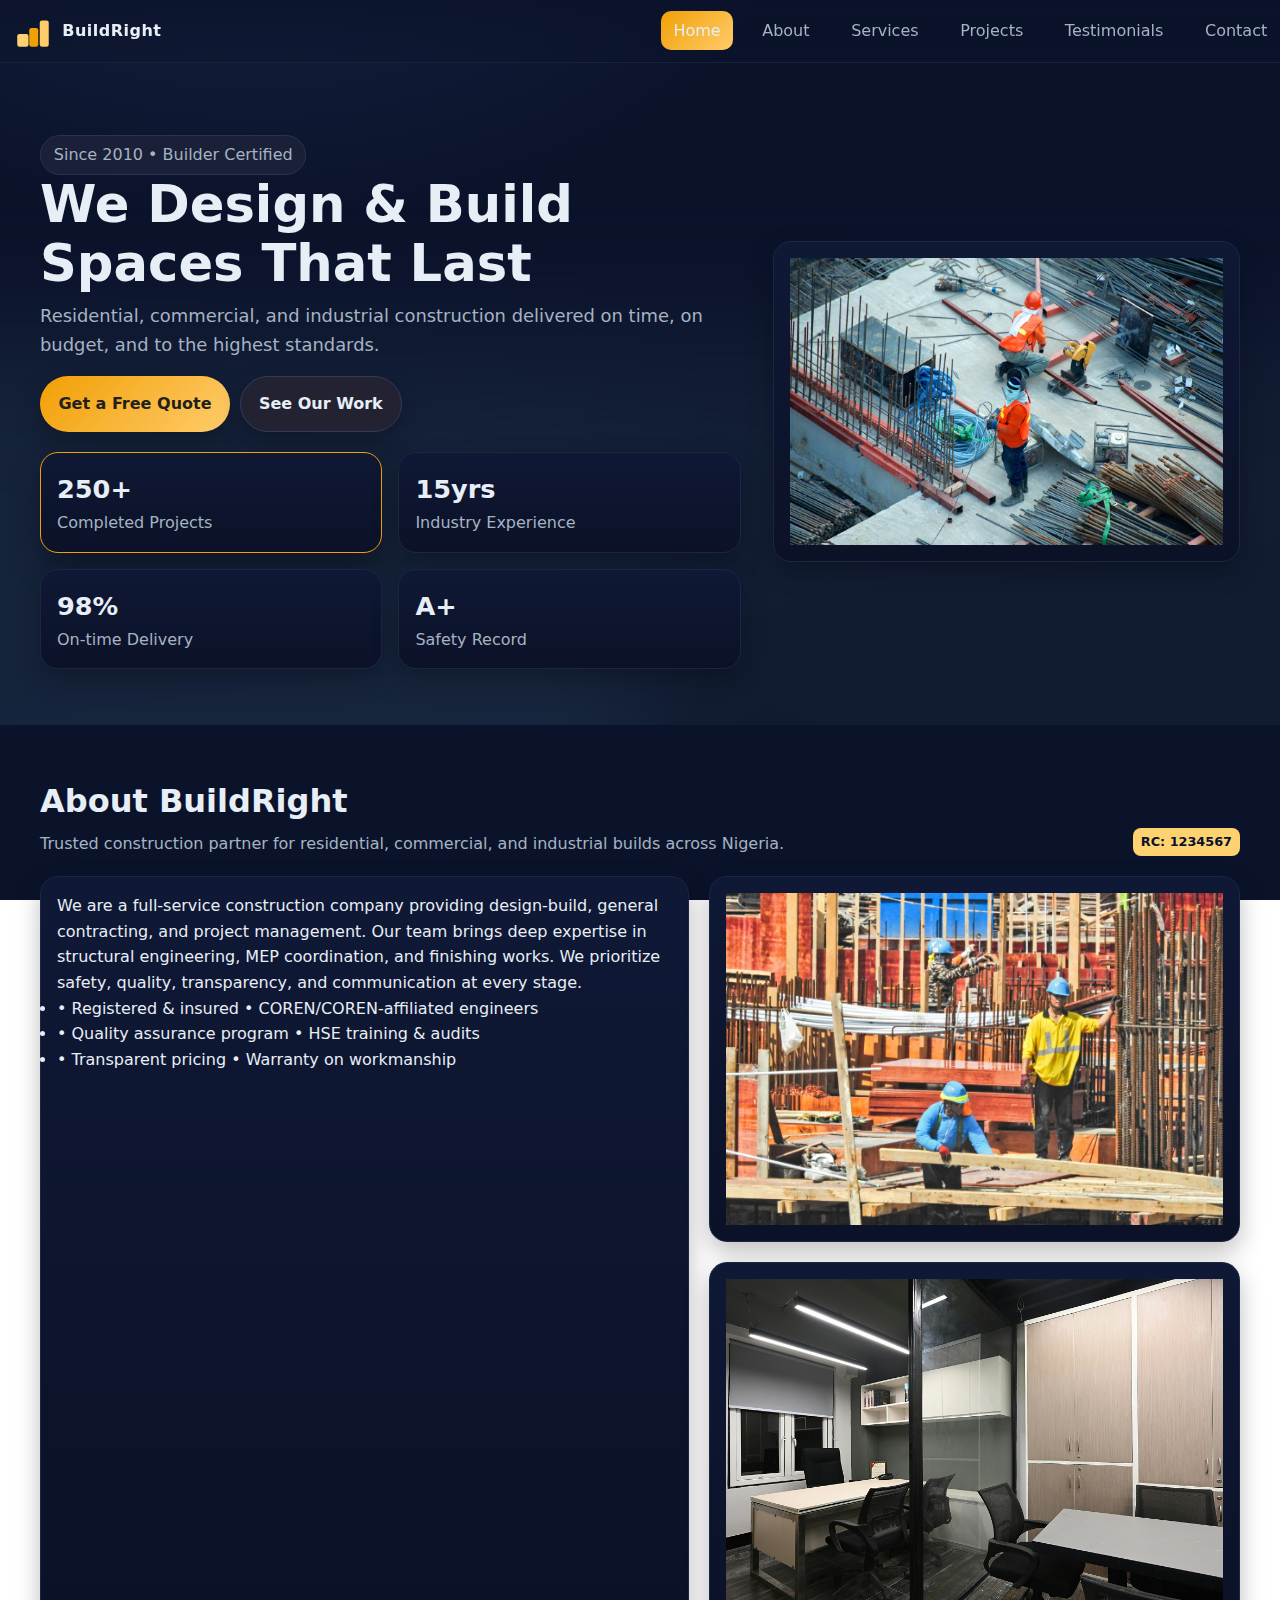
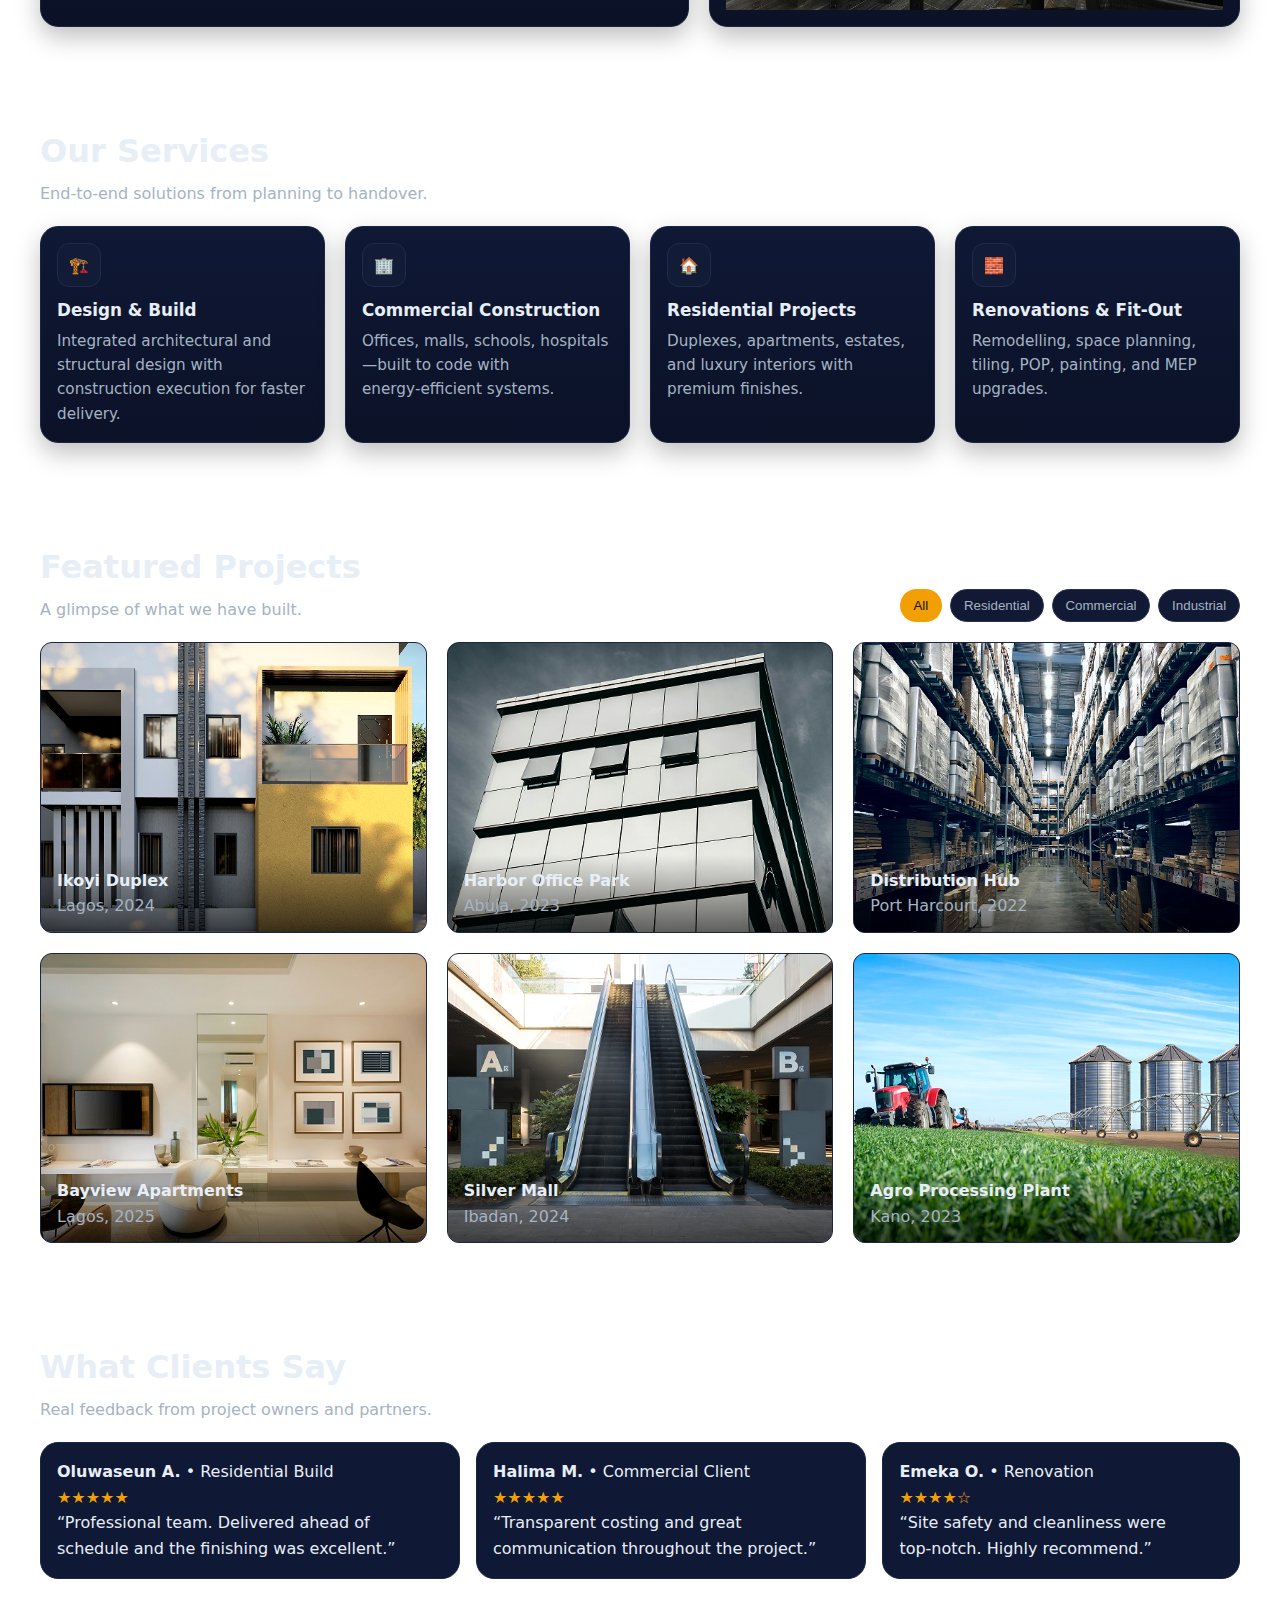
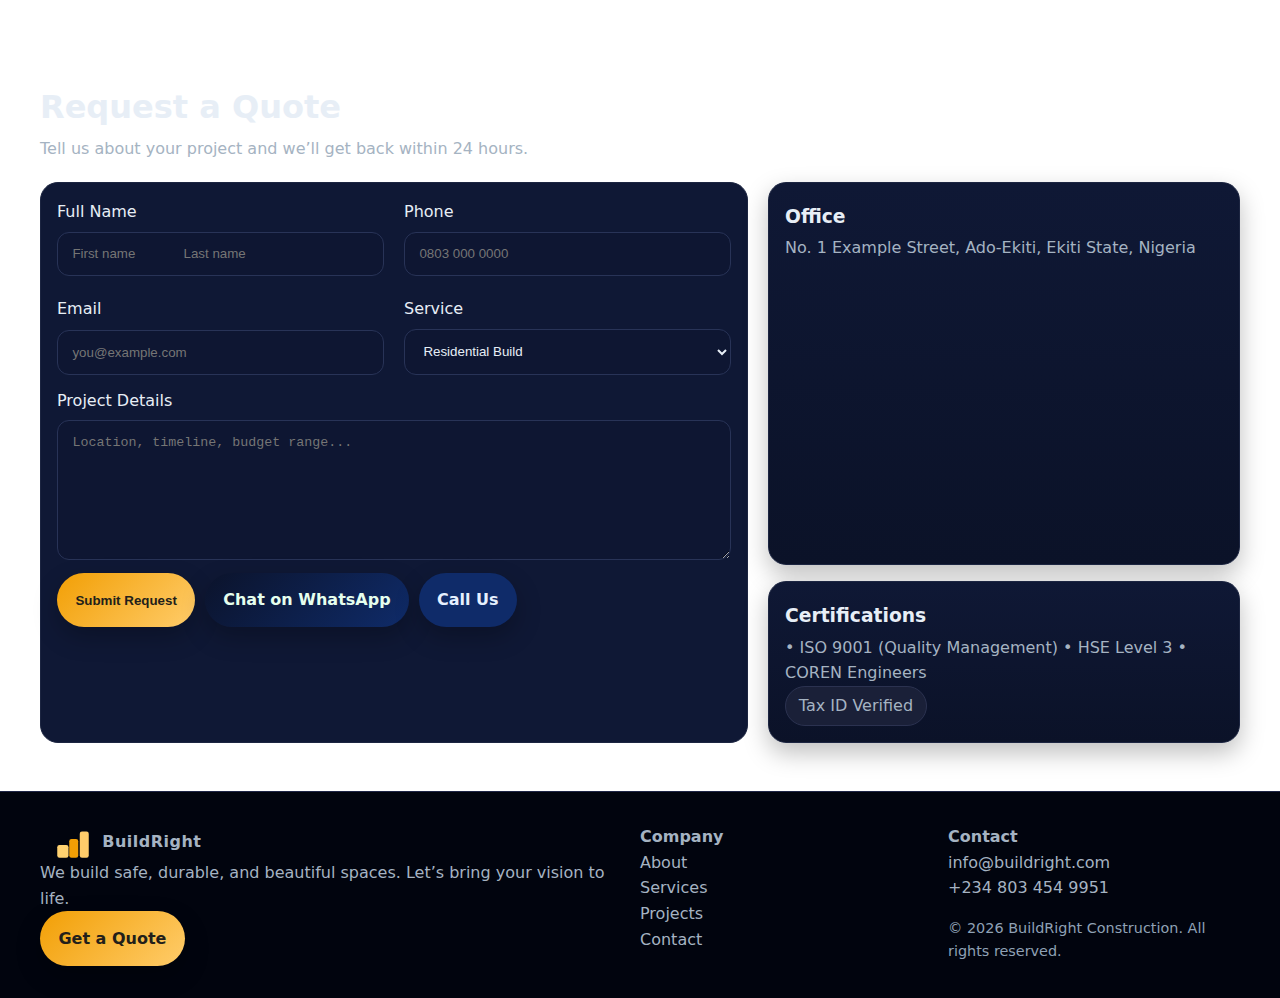
<file: index.html>
<!DOCTYPE html>
<html lang="en">
<head>
    <meta charset="UTF-8" />
    <meta name="viewport" content="width=device-width, initial-scale=1" />
    <title>BuildRight Construction</title>
    <meta name="description" content="Professional building and construction services: residential, commercial, and industrial projects. Get a free quote today." />
    <meta name="theme-color" content="#0d2b45">
    <link rel="stylesheet" href="style.css" />
</head>
<body>
  <!-- ====== Header / Nav ====== -->
  <header>
    <div class="container nav">
      <div class="logo" aria-label="BuildRight Construction">
        <svg viewBox="0 0 48 48" fill="none" xmlns="http://www.w3.org/2000/svg" aria-hidden="true">
          <rect x="3" y="28" width="15" height="17" rx="3" fill="#ffd271"/>
          <rect x="19" y="20" width="12" height="25" rx="3" fill="#f29f05"/>
          <rect x="33" y="10" width="12" height="35" rx="3" fill="#ffcc6a"/>
        </svg>
        <span>BuildRight</span>
      </div>
      <nav aria-label="Main">
        <ul id="mainmenu">
          <li><a class="active" href="index.html">Home</a></li>
          <li><a href="about.html">About</a></li>
          <li><a href="services.html">Services</a></li>
          <li><a href="project.html">Projects</a></li>
          <li><a href="testimonials.html">Testimonials</a></li>
          <li><a href="contact.html">Contact</a></li>
        </ul>
      </nav>
    <button class="menu-toggle" aria-expanded="false" aria-controls="mainmenu" id="menubtn">☰</button>
    </div>
  </header>

  <!-- ====== Hero ====== -->
  <section id="home" class="hero">
    <div class="container hero-wrap">
      <div>
        <span class="chip">Since 2010 • Builder Certified</span>
        <h1>We Design & Build<br/>Spaces That Last</h1>
        <p>Residential, commercial, and industrial construction delivered on time, on budget, and to the highest standards.</p>
        <div class="cta-row" style="margin-top:1rem">
          <a class="btn" href="#contact">Get a Free Quote</a>
          <a class="btn secondary" href="#projects">See Our Work</a>
        </div>
        <div class="grid hero-cards" style="margin-top:1.25rem">
          <div class="card"><div class="stat">250+</div><div class="muted">Completed Projects</div></div>
          <div class="card"><div class="stat">15yrs</div><div class="muted">Industry Experience</div></div>
          <div class="card"><div class="stat">98%</div><div class="muted">On‑time Delivery</div></div>
          <div class="card"><div class="stat">A+</div><div class="muted">Safety Record</div></div>
        </div>
      </div>
      <div>
        <div class="card">
          <img src="assets/hero.avif" alt="Construction site cranes at sunset"/>
        </div>
      </div>
    </div>
  </section>

  <!-- ====== About ====== -->
  <section id="about">
    <div class="container">
      <div class="sect-head">
        <div>
          <h2>About BuildRight</h2>
          <p class="muted">Trusted construction partner for residential, commercial, and industrial builds across Nigeria.</p>
        </div>
        <span class="badge">RC: 1234567</span>
      </div>
      <div class="grid" style="grid-template-columns: 1.1fr .9fr">
        <div class="card">
          <p>We are a full‑service construction company providing design‑build, general contracting, and project management. Our team brings deep expertise in structural engineering, MEP coordination, and finishing works. We prioritize safety, quality, transparency, and communication at every stage.</p>
          <ul>
            <li>• Registered & insured • COREN/COREN‑affiliated engineers</li>
            <li>• Quality assurance program • HSE training & audits</li>
            <li>• Transparent pricing • Warranty on workmanship</li>
          </ul>
        </div>
        <div class="grid">
          <div class="card"><img src="assets/workers-reviewing-building-plan.jpg" alt="Workers reviewing building plans on site"></div>
          <div class="card"><img src="assets/modern-office.jpg" alt="Modern office interior finishing"></div>
        </div>
      </div>
    </div>
  </section>

  <!-- ====== Services ====== -->
  <section id="services">
    <div class="container">
      <div class="sect-head">
        <div>
          <h2>Our Services</h2>
          <p class="muted">End‑to‑end solutions from planning to handover.</p>
        </div>
      </div>
      <div class="grid services">
        <div class="card service">
          <div class="icon" aria-hidden="true">🏗️</div>
          <h3>Design & Build</h3>
          <p>Integrated architectural and structural design with construction execution for faster delivery.</p>
        </div>
        <div class="card service">
          <div class="icon">🏢</div>
          <h3>Commercial Construction</h3>
          <p>Offices, malls, schools, hospitals—built to code with energy‑efficient systems.</p>
        </div>
        <div class="card service">
          <div class="icon">🏠</div>
          <h3>Residential Projects</h3>
          <p>Duplexes, apartments, estates, and luxury interiors with premium finishes.</p>
        </div>
        <div class="card service">
          <div class="icon">🧱</div>
          <h3>Renovations & Fit‑Out</h3>
          <p>Remodelling, space planning, tiling, POP, painting, and MEP upgrades.</p>
        </div>
      </div>
    </div>
  </section>

  <!-- ====== Projects / Portfolio ====== -->
  <section id="projects">
    <div class="container">
      <div class="sect-head">
        <div>
          <h2>Featured Projects</h2>
          <p class="muted">A glimpse of what we have built.</p>
        </div>
        <div class="filters" role="tablist" aria-label="Filter projects">
          <button class="active" data-filter="all" role="tab">All</button>
          <button data-filter="residential" role="tab">Residential</button>
          <button data-filter="commercial" role="tab">Commercial</button>
          <button data-filter="industrial" role="tab">Industrial</button>
        </div>
      </div>
      <div class="grid projects" id="projectGrid">
        <!-- Each card carries data-category for filtering -->
        <article class="project-card" data-category="residential">
          <span class="tag">Residential</span>
          <img src="assets/modern-duplex.jpg" alt="Modern duplex exterior"/>
          <div class="info"><strong>Ikoyi Duplex</strong><div class="muted">Lagos, 2024</div></div>
        </article>
        <article class="project-card" data-category="commercial">
          <span class="tag">Commercial</span>
          <img src="assets/glass-facade.jpg" alt="Office building glass facade"/>
          <div class="info"><strong>Harbor Office Park</strong><div class="muted">Abuja, 2023</div></div>
        </article>
        <article class="project-card" data-category="industrial">
          <span class="tag">Industrial</span>
          <img src="assets/factory.jpg" alt="Industrial warehouse"/>
          <div class="info"><strong>Distribution Hub</strong><div class="muted">Port Harcourt, 2022</div></div>
        </article>
        <article class="project-card" data-category="residential">
          <span class="tag">Residential</span>
          <img src="assets/living-room.jpg" alt="Apartment interior living room"/>
          <div class="info"><strong>Bayview Apartments</strong><div class="muted">Lagos, 2025</div></div>
        </article>
        <article class="project-card" data-category="commercial">
          <span class="tag">Commercial</span>
          <img src="assets/modern-escalator-shopping-mall.jpg" alt="Shopping mall atrium"/>
          <div class="info"><strong>Silver Mall</strong><div class="muted">Ibadan, 2024</div></div>
        </article>
        <article class="project-card" data-category="industrial">
          <span class="tag">Industrial</span>
          <img src="assets/agriculture-food-silos.jpg" alt="Factory interior"/>
          <div class="info"><strong>Agro Processing Plant</strong><div class="muted">Kano, 2023</div></div>
        </article>
      </div>
    </div>
  </section>

  <!-- ====== Testimonials ====== -->
  <section id="testimonials" class="testimonials">
    <div class="container">
      <div class="sect-head">
        <div>
          <h2>What Clients Say</h2>
          <p class="muted">Real feedback from project owners and partners.</p>
        </div>
      </div>
      <div class="ts-wrap" aria-live="polite">
        <figure class="ts-card">
          <figcaption><strong>Oluwaseun A.</strong> • Residential Build</figcaption>
          <div class="stars" aria-hidden="true">★★★★★</div>
          <p>“Professional team. Delivered ahead of schedule and the finishing was excellent.”</p>
        </figure>
        <figure class="ts-card">
          <figcaption><strong>Halima M.</strong> • Commercial Client</figcaption>
          <div class="stars">★★★★★</div>
          <p>“Transparent costing and great communication throughout the project.”</p>
        </figure>
        <figure class="ts-card">
          <figcaption><strong>Emeka O.</strong> • Renovation</figcaption>
          <div class="stars">★★★★☆</div>
          <p>“Site safety and cleanliness were top‑notch. Highly recommend.”</p>
        </figure>
      </div>
    </div>
  </section>

  <!-- ====== Contact ====== -->
  <section id="contact">
    <div class="container">
      <div class="sect-head">
        <div>
          <h2>Request a Quote</h2>
          <p class="muted">Tell us about your project and we’ll get back within 24 hours.</p>
        </div>
      </div>
      <div class="contact-box">
        <div class="contact-card">
          <form id="quoteForm" action="#" method="post" onsubmit="handleSubmit(event)">
            <div class="grid" style="grid-template-columns:1fr 1fr">
              <div class="fld"><label for="name">Full Name</label><input required id="name" name="name" placeholder="First name             Last name"/></div>
              <div class="fld"><label for="phone">Phone</label><input required id="phone" name="phone" placeholder="0803 000 0000"/></div>
              <div class="fld"><label for="email">Email</label><input type="email" id="email" name="email" placeholder="you@example.com"/></div>
              <div class="fld"><label for="service">Service</label>
                <select id="service" name="service"> 
                  <option>Residential Build</option>
                  <option>Commercial Project</option>
                  <option>Renovation / Fit‑Out</option>
                  <option>Design & Build</option>
                </select>
              </div>
            </div>
            <div class="fld"><label for="message">Project Details</label><textarea id="message" name="message" placeholder="Location, timeline, budget range..."></textarea></div>
            <div class="cta-row">
              <button class="btn" type="submit">Submit Request</button>
              <a class="btn whats" href="https://wa.me/2348034549951" target="_blank" rel="noopener">Chat on WhatsApp</a>
              <a class="btn call" href="tel:+2348034549951">Call Us</a>
            </div>
            <p id="formNote" class="muted" role="status" style="margin-top:.6rem"></p>
          </form>
        </div>
        <div class="grid" style="gap:1rem">
          <div class="card">
            <h3 style="margin:.2rem 0">Office</h3>
            <p class="muted">No. 1 Example Street, Ado‑Ekiti, Ekiti State, Nigeria</p>
            <iframe title="Map" loading="lazy" allowfullscreen src="https://www.google.com/maps/embed?pb=!1m18!1m12!1m3!1d3963.340737611505!2d3.379205!3d6.603055!2m3!1f0!2f0!3f0!3m2!1i1024!2i768!4f13.1!3m3!1m2!1s0x103b8b1b2b4e6b0b%3A0x8bdf1b3b8f9!2sNigeria!5e0!3m2!1sen!2sng!4v1610000000000"></iframe>
          </div>
          <div class="card">
            <h3 style="margin:.2rem 0">Certifications</h3>
            <p class="muted">• ISO 9001 (Quality Management) • HSE Level 3 • COREN Engineers</p>
            <span class="chip">Tax ID Verified</span>
          </div>
        </div>
      </div>
    </div>
  </section>

  <!-- ====== Footer ====== -->
  <footer>
    <div class="container foot-grid">
      <div>
        <div class="logo"><svg viewBox="0 0 48 48" fill="none" xmlns="http://www.w3.org/2000/svg" aria-hidden="true"><rect x="3" y="28" width="15" height="17" rx="3" fill="#ffd271"/><rect x="19" y="20" width="12" height="25" rx="3" fill="#f29f05"/><rect x="33" y="10" width="12" height="35" rx="3" fill="#ffcc6a"/></svg><span>BuildRight</span></div>
        <p class="muted">We build safe, durable, and beautiful spaces. Let’s bring your vision to life.</p>
        <div class="cta-row"><a class="btn" href="#contact">Get a Quote</a></div>
      </div>
      <div>
        <h4>Company</h4>
        <a href="about.html">About</a><br>
        <a href="#services">Services</a><br>
        <a href="#projects">Projects</a><br>
        <a href="#contact">Contact</a>
      </div>
      <div>
        <h4>Contact</h4>
        <a href="mailto:info@buildright.com">info@buildright.com</a><br>
        <a href="tel:+2348034549951">+234 803 454 9951</a>
        <p class="copyright">© <span id="yr"></span> BuildRight Construction. All rights reserved.</p>
      </div>
    </div>
  </footer>

  <script src="script.js"></script>
</body>
</html>
</file>
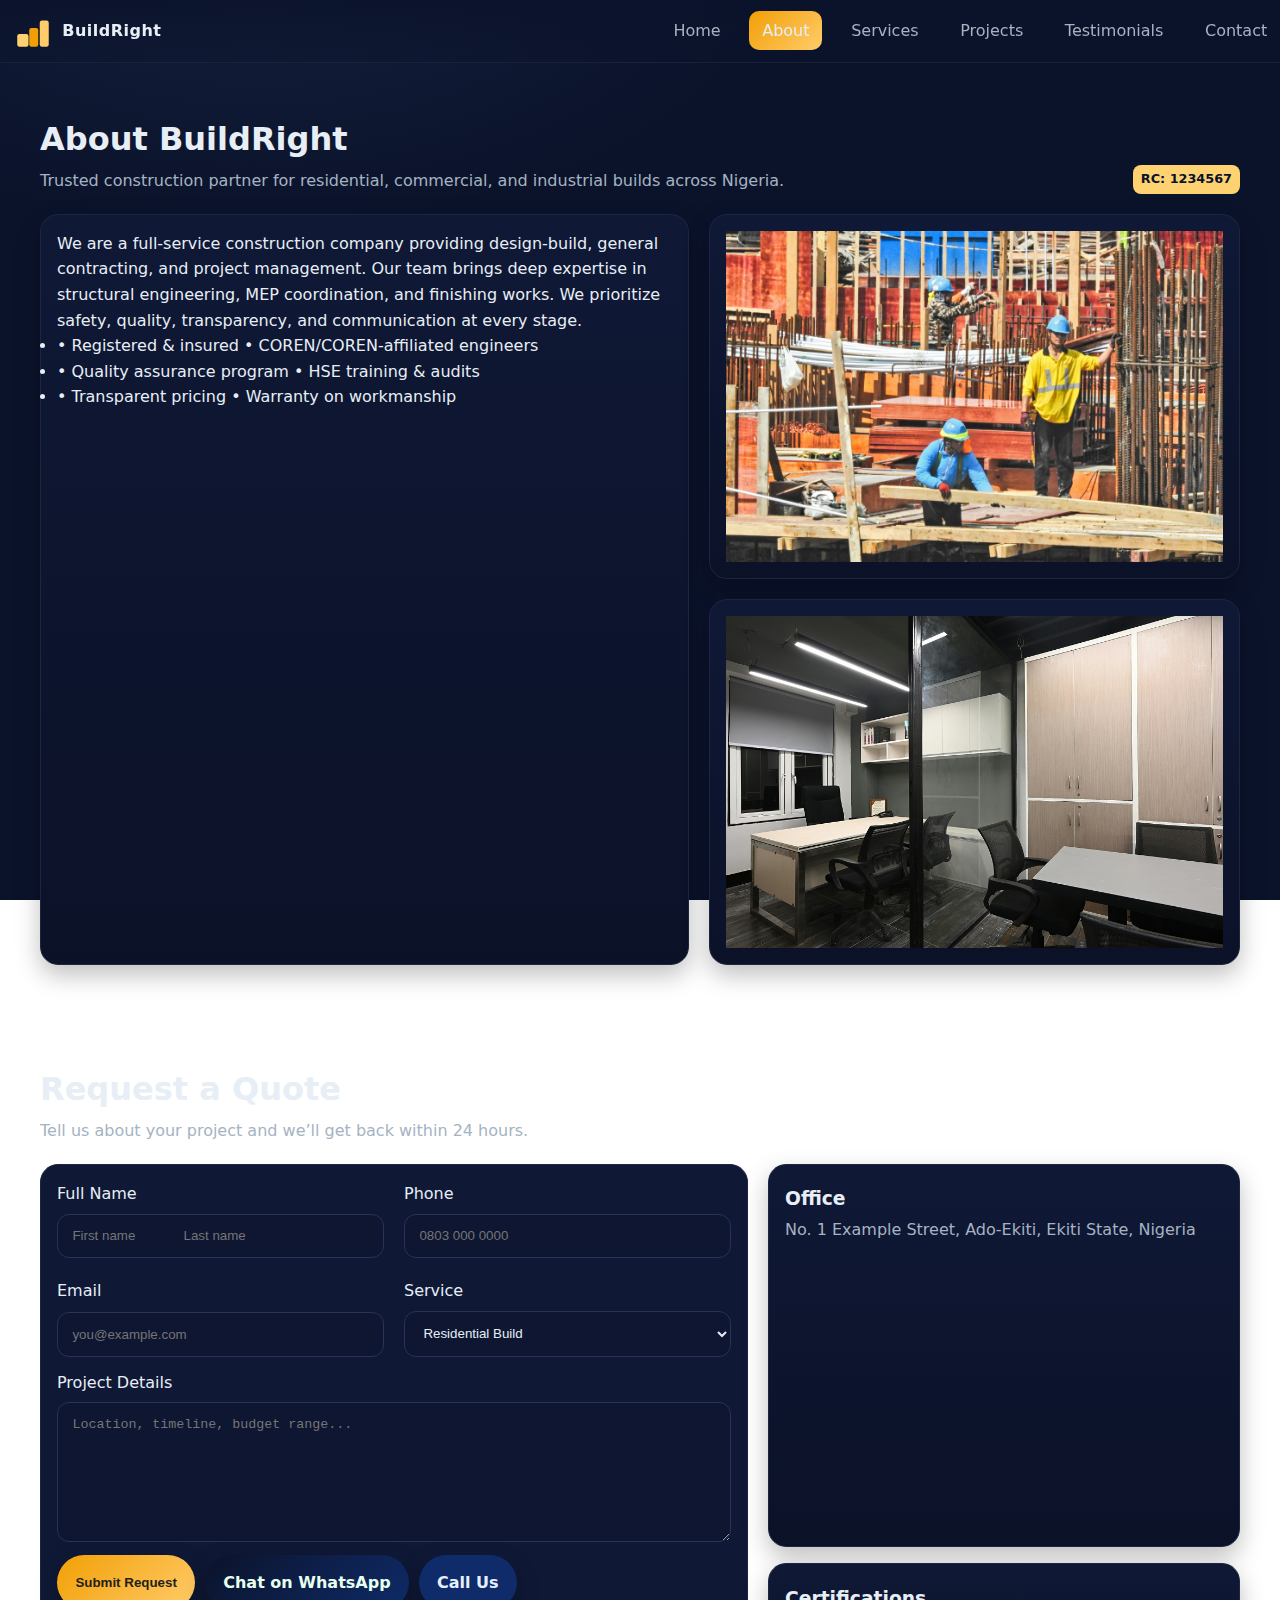
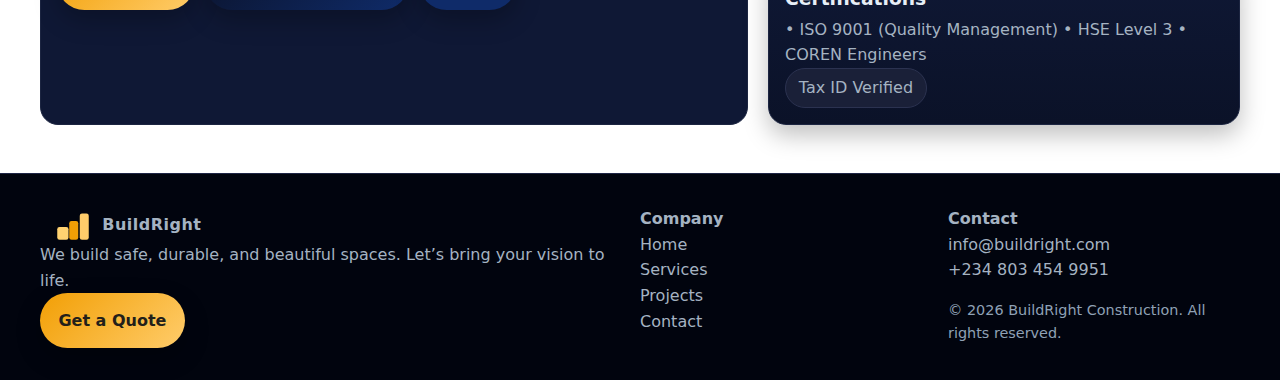
<file: about.html>
<!DOCTYPE html>
<html lang="en">
<head>
    <meta charset="UTF-8" />
    <meta name="viewport" content="width=device-width, initial-scale=1" />
    <title>BuildRight Construction</title>
    <meta name="description" content="Professional building and construction services: residential, commercial, and industrial projects. Get a free quote today." />
    <meta name="theme-color" content="#0d2b45">
    <link rel="stylesheet" href="style.css" />
</head>
<body>
  <!-- ====== Header / Nav ====== -->
  <header>
    <div class="container nav">
      <div class="logo" aria-label="BuildRight Construction">
        <svg viewBox="0 0 48 48" fill="none" xmlns="http://www.w3.org/2000/svg" aria-hidden="true">
          <rect x="3" y="28" width="15" height="17" rx="3" fill="#ffd271"/>
          <rect x="19" y="20" width="12" height="25" rx="3" fill="#f29f05"/>
          <rect x="33" y="10" width="12" height="35" rx="3" fill="#ffcc6a"/>
        </svg>
        <span>BuildRight</span>
      </div>
      <nav aria-label="Main">
        <ul id="mainmenu">
          <li><a href="index.html">Home</a></li>
          <li><a class="active" href="about.html">About</a></li>
          <li><a href="services.html">Services</a></li>
          <li><a href="project.html">Projects</a></li>
          <li><a href="testimonials.html">Testimonials</a></li>
          <li><a href="contact.html">Contact</a></li>
        </ul>
      </nav>
      <button class="menu-toggle" aria-expanded="false" aria-controls="mainmenu" id="menubtn">☰</button>
    </div>
  </header>

  
  <!-- ====== About ====== -->
  <section id="about">
    <div class="container">
      <div class="sect-head">
        <div>
          <h2>About BuildRight</h2>
          <p class="muted">Trusted construction partner for residential, commercial, and industrial builds across Nigeria.</p>
        </div>
        <span class="badge">RC: 1234567</span>
      </div>
      <div class="grid" style="grid-template-columns: 1.1fr .9fr">
        <div class="card">
          <p>We are a full‑service construction company providing design‑build, general contracting, and project management. Our team brings deep expertise in structural engineering, MEP coordination, and finishing works. We prioritize safety, quality, transparency, and communication at every stage.</p>
          <ul>
            <li>• Registered & insured • COREN/COREN‑affiliated engineers</li>
            <li>• Quality assurance program • HSE training & audits</li>
            <li>• Transparent pricing • Warranty on workmanship</li>
          </ul>
        </div>
        <div class="grid">
          <div class="card"><img src="assets/workers-reviewing-building-plan.jpg" alt="Workers reviewing building plans on site"></div>
          <div class="card"><img src="assets/modern-office.jpg" alt="Modern office interior finishing"></div>
        </div>
      </div>
    </div>
  </section>

    <!-- ====== Contact ====== -->
  <section id="contact">
    <div class="container">
      <div class="sect-head">
        <div>
          <h2>Request a Quote</h2>
          <p class="muted">Tell us about your project and we’ll get back within 24 hours.</p>
        </div>
      </div>
      <div class="contact-box">
        <div class="contact-card">
          <form id="quoteForm" action="#" method="post" onsubmit="handleSubmit(event)">
            <div class="grid" style="grid-template-columns:1fr 1fr">
              <div class="fld"><label for="name">Full Name</label><input required id="name" name="name" placeholder="First name             Last name"/></div>
              <div class="fld"><label for="phone">Phone</label><input required id="phone" name="phone" placeholder="0803 000 0000"/></div>
              <div class="fld"><label for="email">Email</label><input type="email" id="email" name="email" placeholder="you@example.com"/></div>
              <div class="fld"><label for="service">Service</label>
                <select id="service" name="service"> 
                  <option>Residential Build</option>
                  <option>Commercial Project</option>
                  <option>Renovation / Fit‑Out</option>
                  <option>Design & Build</option>
                </select>
              </div>
            </div>
            <div class="fld"><label for="message">Project Details</label><textarea id="message" name="message" placeholder="Location, timeline, budget range..."></textarea></div>
            <div class="cta-row">
              <button class="btn" type="submit">Submit Request</button>
              <a class="btn whats" href="https://wa.me/2348034549951" target="_blank" rel="noopener">Chat on WhatsApp</a>
              <a class="btn call" href="tel:+2348034549951">Call Us</a>
            </div>
            <p id="formNote" class="muted" role="status" style="margin-top:.6rem"></p>
          </form>
        </div>
        <div class="grid" style="gap:1rem">
          <div class="card">
            <h3 style="margin:.2rem 0">Office</h3>
            <p class="muted">No. 1 Example Street, Ado‑Ekiti, Ekiti State, Nigeria</p>
            <iframe title="Map" loading="lazy" allowfullscreen src="https://www.google.com/maps/embed?pb=!1m18!1m12!1m3!1d3963.340737611505!2d3.379205!3d6.603055!2m3!1f0!2f0!3f0!3m2!1i1024!2i768!4f13.1!3m3!1m2!1s0x103b8b1b2b4e6b0b%3A0x8bdf1b3b8f9!2sNigeria!5e0!3m2!1sen!2sng!4v1610000000000"></iframe>
          </div>
          <div class="card">
            <h3 style="margin:.2rem 0">Certifications</h3>
            <p class="muted">• ISO 9001 (Quality Management) • HSE Level 3 • COREN Engineers</p>
            <span class="chip">Tax ID Verified</span>
          </div>
        </div>
      </div>
    </div>
  </section>

  <!-- ====== Footer ====== -->
  <footer>
    <div class="container foot-grid">
      <div>
        <div class="logo"><svg viewBox="0 0 48 48" fill="none" xmlns="http://www.w3.org/2000/svg" aria-hidden="true"><rect x="3" y="28" width="15" height="17" rx="3" fill="#ffd271"/><rect x="19" y="20" width="12" height="25" rx="3" fill="#f29f05"/><rect x="33" y="10" width="12" height="35" rx="3" fill="#ffcc6a"/></svg><span>BuildRight</span></div>
        <p class="muted">We build safe, durable, and beautiful spaces. Let’s bring your vision to life.</p>
        <div class="cta-row"><a class="btn" href="#contact">Get a Quote</a></div>
      </div>
      <div>
        <h4>Company</h4>
        <a href="index.html">Home</a><br>
        <a href="services.html">Services</a><br>
        <a href="project.html">Projects</a><br>
        <a href="contact.html">Contact</a>
      </div>
      <div>
        <h4>Contact</h4>
        <a href="mailto:info@buildright.com">info@buildright.com</a><br>
        <a href="tel:+2348034549951">+234 803 454 9951</a>
        <p class="copyright">© <span id="yr"></span> BuildRight Construction. All rights reserved.</p>
      </div>
    </div>
  </footer>

  <script src="script.js"></script>
</body>
</html>
</file>
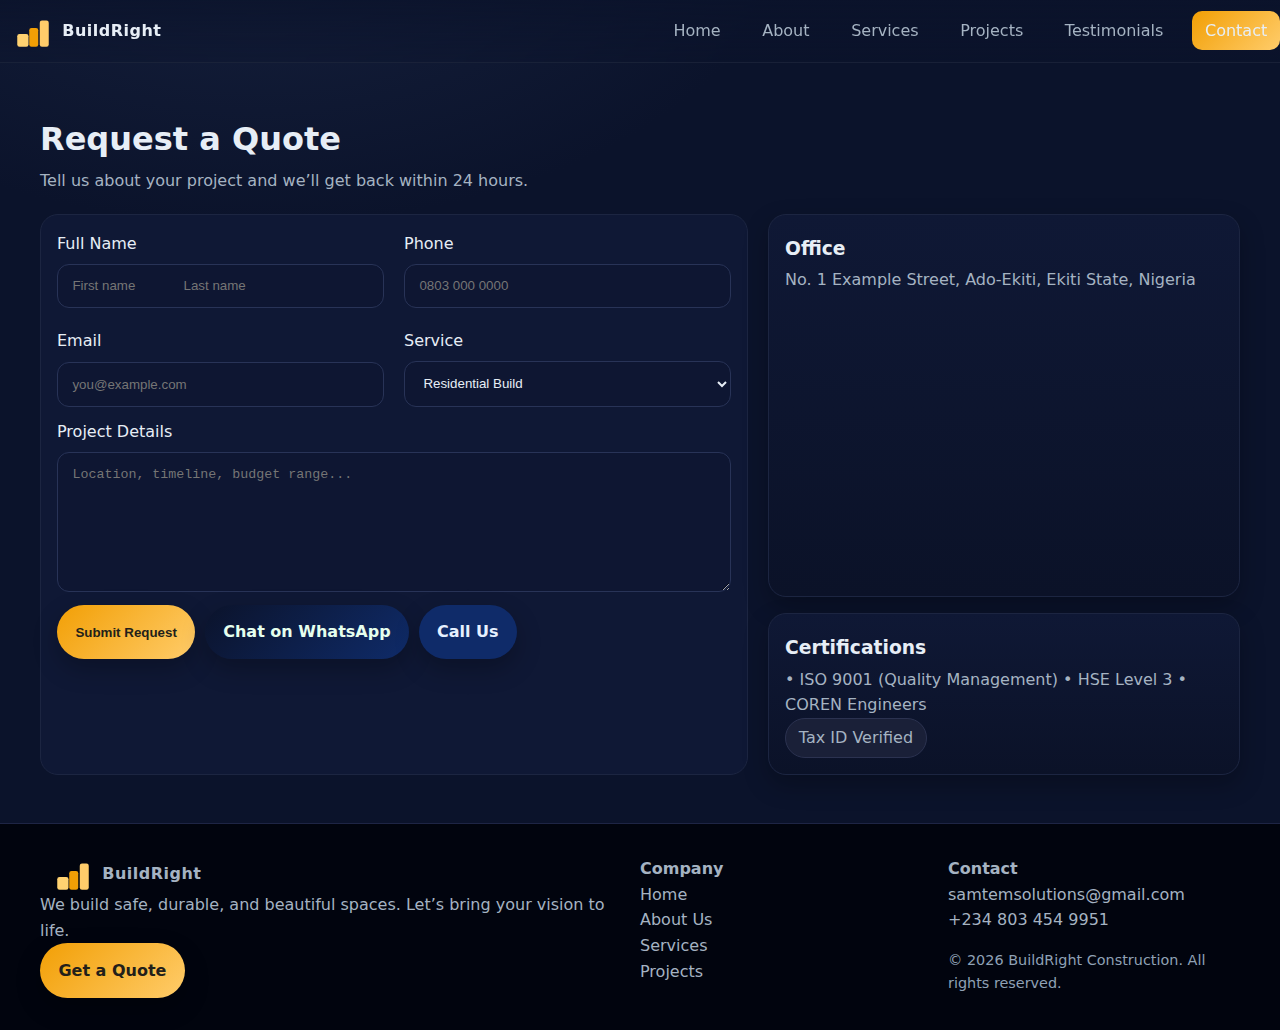
<file: contact.html>
<!DOCTYPE html>
<html lang="en">
<head>
    <meta charset="UTF-8" />
    <meta name="viewport" content="width=device-width, initial-scale=1" />
    <title>BuildRight Construction</title>
    <meta name="description" content="Professional building and construction services: residential, commercial, and industrial projects. Get a free quote today." />
    <meta name="theme-color" content="#0d2b45">
    <link rel="stylesheet" href="style.css" />
</head>
<body>
  <!-- ====== Header / Nav ====== -->
  <header>
    <div class="container nav">
      <div class="logo" aria-label="BuildRight Construction">
        <svg viewBox="0 0 48 48" fill="none" xmlns="http://www.w3.org/2000/svg" aria-hidden="true">
          <rect x="3" y="28" width="15" height="17" rx="3" fill="#ffd271"/>
          <rect x="19" y="20" width="12" height="25" rx="3" fill="#f29f05"/>
          <rect x="33" y="10" width="12" height="35" rx="3" fill="#ffcc6a"/>
        </svg>
        <span>BuildRight</span>
      </div>
      <nav aria-label="Main">
        <ul id="mainmenu">
          <li><a href="index.html">Home</a></li>
          <li><a href="about.html">About</a></li>
          <li><a href="services.html">Services</a></li>
          <li><a href="project.html">Projects</a></li>
          <li><a href="testimonials.html">Testimonials</a></li>
          <li><a class="active" href="contact.html">Contact</a></li>
        </ul>
      </nav>
    <button class="menu-toggle" aria-expanded="false" aria-controls="mainmenu" id="menubtn">☰</button>

    </div>
  </header>

  
  <!-- ====== Contact ====== -->
  <section id="contact">
    <div class="container">
      <div class="sect-head">
        <div>
          <h2>Request a Quote</h2>
          <p class="muted">Tell us about your project and we’ll get back within 24 hours.</p>
        </div>
      </div>
      <div class="contact-box">
        <div class="contact-card">
          <form id="quoteForm" action="#" method="post" onsubmit="handleSubmit(event)">
            <div class="grid" style="grid-template-columns:1fr 1fr">
              <div class="fld"><label for="name">Full Name</label><input required id="name" name="name" placeholder="First name             Last name"/></div>
              <div class="fld"><label for="phone">Phone</label><input required id="phone" name="phone" placeholder="0803 000 0000"/></div>
              <div class="fld"><label for="email">Email</label><input type="email" id="email" name="email" placeholder="you@example.com"/></div>
              <div class="fld"><label for="service">Service</label>
                <select id="service" name="service"> 
                  <option>Residential Build</option>
                  <option>Commercial Project</option>
                  <option>Renovation / Fit‑Out</option>
                  <option>Design & Build</option>
                </select>
              </div>
            </div>
            <div class="fld"><label for="message">Project Details</label><textarea id="message" name="message" placeholder="Location, timeline, budget range..."></textarea></div>
            <div class="cta-row">
              <button class="btn" type="submit">Submit Request</button>
              <a class="btn whats" href="https://wa.me/2348034549951" target="_blank" rel="noopener">Chat on WhatsApp</a>
              <a class="btn call" href="tel:+2348034549951">Call Us</a>
            </div>
            <p id="formNote" class="muted" role="status" style="margin-top:.6rem"></p>
          </form>
        </div>
        <div class="grid" style="gap:1rem">
          <div class="card">
            <h3 style="margin:.2rem 0">Office</h3>
            <p class="muted">No. 1 Example Street, Ado‑Ekiti, Ekiti State, Nigeria</p>
            <iframe title="Map" loading="lazy" allowfullscreen src="https://www.google.com/maps/embed?pb=!1m18!1m12!1m3!1d3963.340737611505!2d3.379205!3d6.603055!2m3!1f0!2f0!3f0!3m2!1i1024!2i768!4f13.1!3m3!1m2!1s0x103b8b1b2b4e6b0b%3A0x8bdf1b3b8f9!2sNigeria!5e0!3m2!1sen!2sng!4v1610000000000"></iframe>
          </div>
          <div class="card">
            <h3 style="margin:.2rem 0">Certifications</h3>
            <p class="muted">• ISO 9001 (Quality Management) • HSE Level 3 • COREN Engineers</p>
            <span class="chip">Tax ID Verified</span>
          </div>
        </div>
      </div>
    </div>
  </section>

  <!-- ====== Footer ====== -->
  <footer>
    <div class="container foot-grid">
      <div>
        <div class="logo"><svg viewBox="0 0 48 48" fill="none" xmlns="http://www.w3.org/2000/svg" aria-hidden="true"><rect x="3" y="28" width="15" height="17" rx="3" fill="#ffd271"/><rect x="19" y="20" width="12" height="25" rx="3" fill="#f29f05"/><rect x="33" y="10" width="12" height="35" rx="3" fill="#ffcc6a"/></svg><span>BuildRight</span></div>
        <p class="muted">We build safe, durable, and beautiful spaces. Let’s bring your vision to life.</p>
        <div class="cta-row"><a class="btn" href="#contact">Get a Quote</a></div>
      </div>
      <div>
        <h4>Company</h4>
        <a href="index.html">Home</a><br>
        <a href="about.html">About Us</a><br>
        <a href="services.html">Services</a><br>
        <a href="project.html">Projects</a>
      </div>
      <div>
        <h4>Contact</h4>
        <a href="mailto:samtemsolutions@gmail.com">samtemsolutions@gmail.com</a><br>
        <a href="tel:+2348034549951">+234 803 454 9951</a>
        <p class="copyright">© <span id="yr"></span> BuildRight Construction. All rights reserved.</p>
      </div>
    </div>
  </footer>

  <script src="script.js"></script>
</body>
</html>
</file>
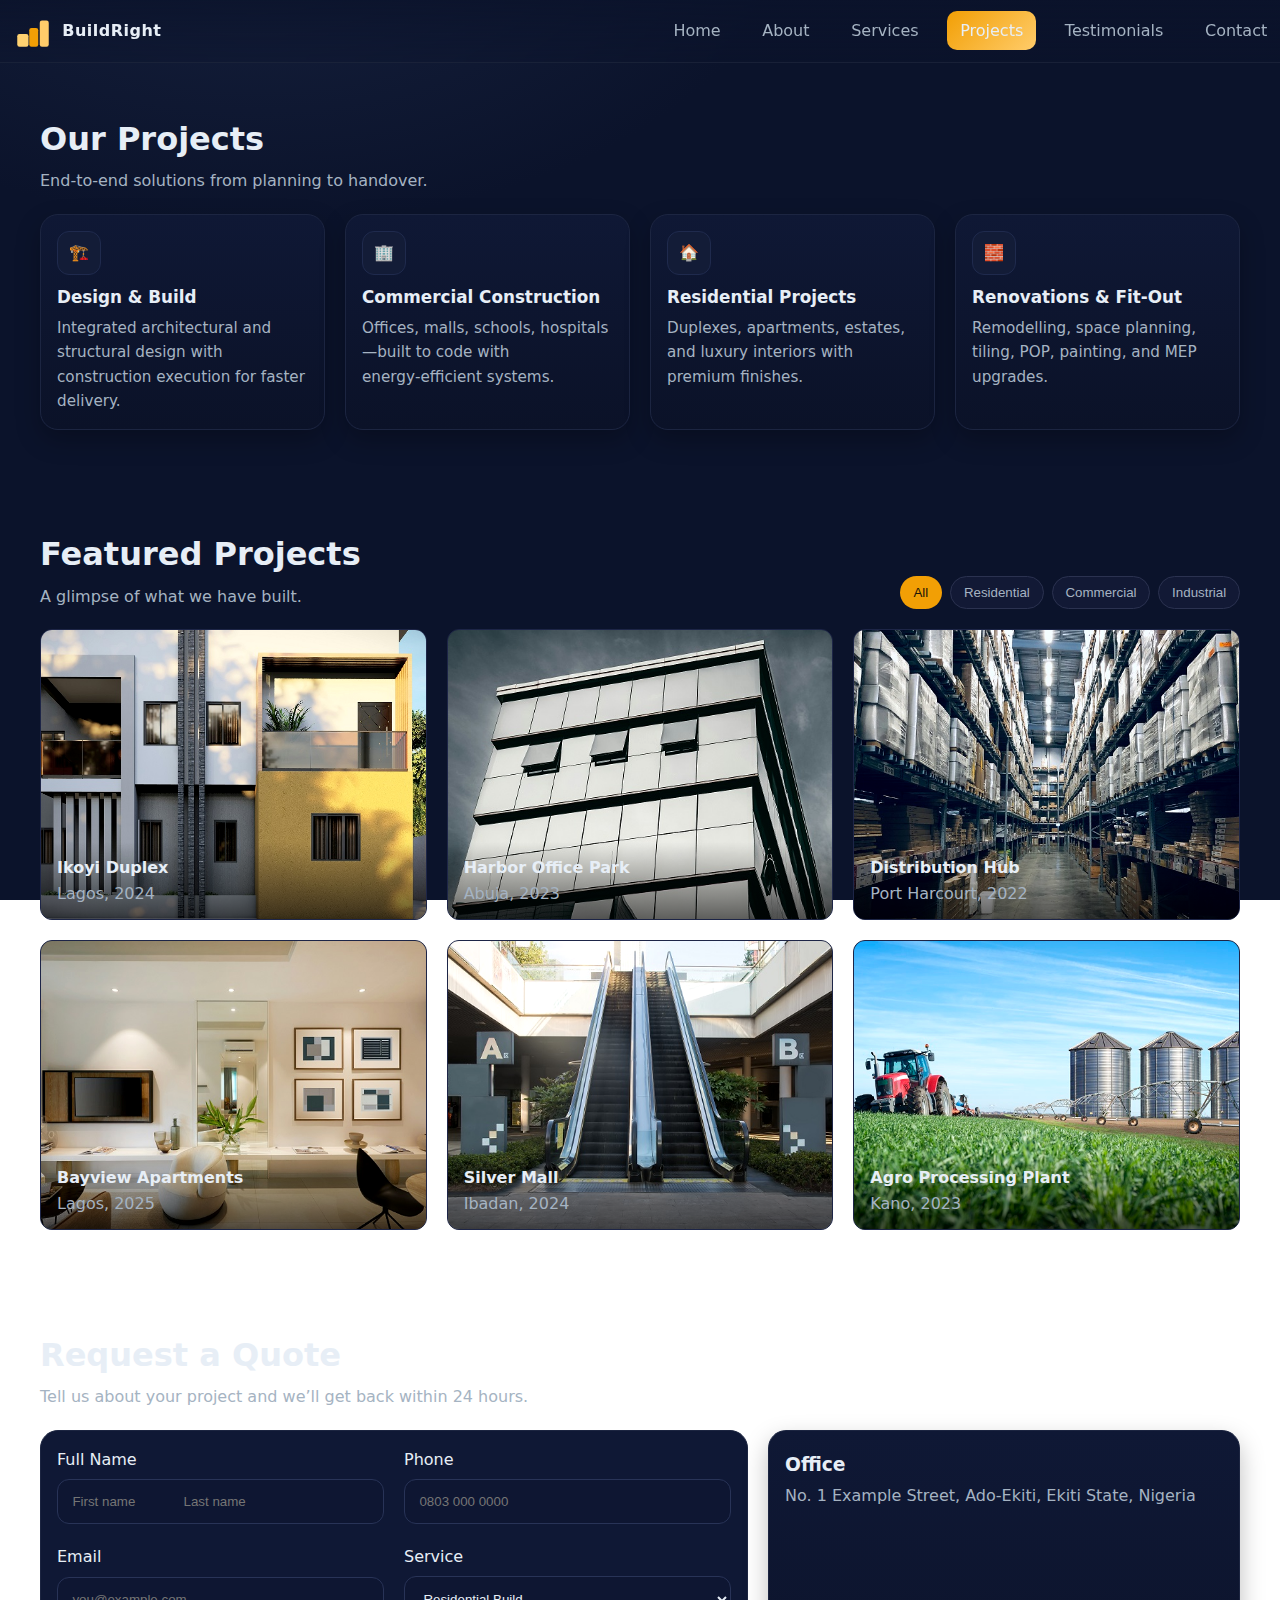
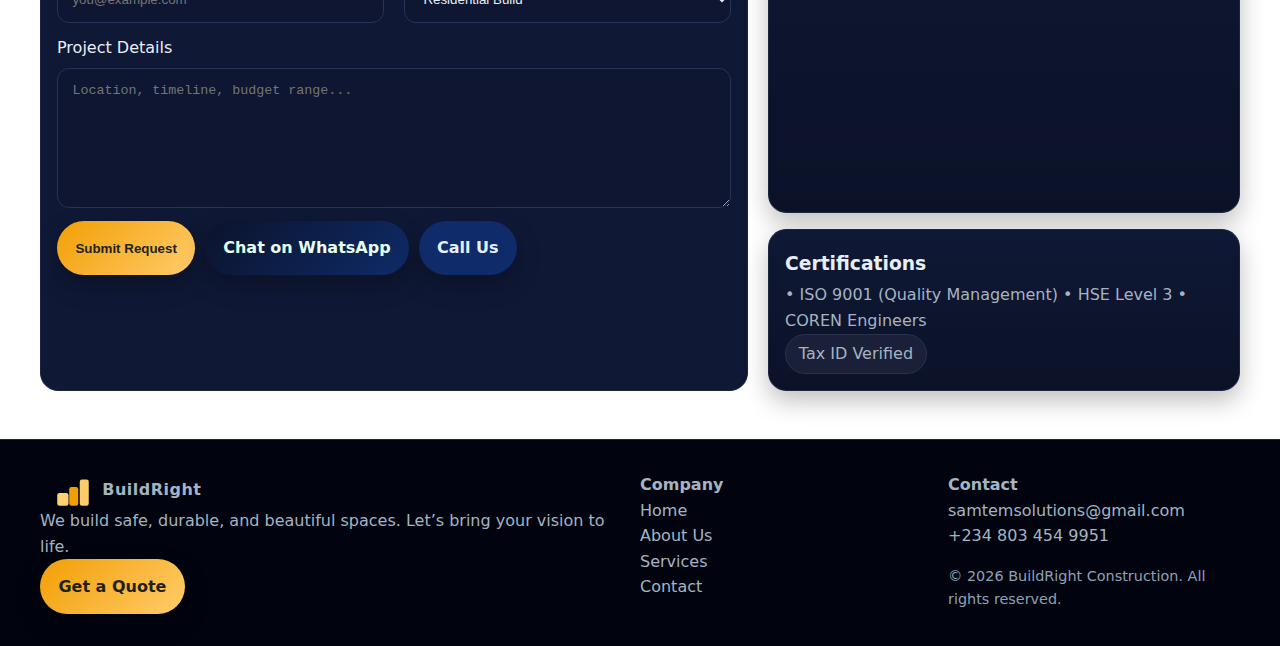
<file: project.html>
<!DOCTYPE html>
<html lang="en">
<head>
    <meta charset="UTF-8" />
    <meta name="viewport" content="width=device-width, initial-scale=1" />
    <title>BuildRight Construction</title>
    <meta name="description" content="Professional building and construction services: residential, commercial, and industrial projects. Get a free quote today." />
    <meta name="theme-color" content="#0d2b45">
    <link rel="stylesheet" href="style.css" />
</head>
<body>
  <!-- ====== Header / Nav ====== -->
  <header>
    <div class="container nav">
      <div class="logo" aria-label="BuildRight Construction">
        <svg viewBox="0 0 48 48" fill="none" xmlns="http://www.w3.org/2000/svg" aria-hidden="true">
          <rect x="3" y="28" width="15" height="17" rx="3" fill="#ffd271"/>
          <rect x="19" y="20" width="12" height="25" rx="3" fill="#f29f05"/>
          <rect x="33" y="10" width="12" height="35" rx="3" fill="#ffcc6a"/>
        </svg>
        <span>BuildRight</span>
      </div>
      <nav aria-label="Main">
        <ul id="mainmenu">
          <li><a href="index.html">Home</a></li>
          <li><a href="about.html">About</a></li>
          <li><a href="services.html">Services</a></li>
          <li><a class="active" href="project.html">Projects</a></li>
          <li><a href="testimonials.html">Testimonials</a></li>
          <li><a href="contact.html">Contact</a></li>
        </ul>
      </nav>
    <button class="menu-toggle" aria-expanded="false" aria-controls="mainmenu" id="menubtn">☰</button>
    </div>
  </header>


  <!-- ====== Services ====== -->
  <section id="services">
    <div class="container">
      <div class="sect-head">
        <div>
          <h2>Our Projects</h2>
          <p class="muted">End‑to‑end solutions from planning to handover.</p>
        </div>
      </div>
      <div class="grid services">
        <div class="card service">
          <div class="icon" aria-hidden="true">🏗️</div>
          <h3>Design & Build</h3>
          <p>Integrated architectural and structural design with construction execution for faster delivery.</p>
        </div>
        <div class="card service">
          <div class="icon">🏢</div>
          <h3>Commercial Construction</h3>
          <p>Offices, malls, schools, hospitals—built to code with energy‑efficient systems.</p>
        </div>
        <div class="card service">
          <div class="icon">🏠</div>
          <h3>Residential Projects</h3>
          <p>Duplexes, apartments, estates, and luxury interiors with premium finishes.</p>
        </div>
        <div class="card service">
          <div class="icon">🧱</div>
          <h3>Renovations & Fit‑Out</h3>
          <p>Remodelling, space planning, tiling, POP, painting, and MEP upgrades.</p>
        </div>
      </div>
    </div>
  </section>

  <!-- ====== Projects / Portfolio ====== -->
  <section id="projects">
    <div class="container">
      <div class="sect-head">
        <div>
          <h2>Featured Projects</h2>
          <p class="muted">A glimpse of what we have built.</p>
        </div>
        <div class="filters" role="tablist" aria-label="Filter projects">
          <button class="active" data-filter="all" role="tab">All</button>
          <button data-filter="residential" role="tab">Residential</button>
          <button data-filter="commercial" role="tab">Commercial</button>
          <button data-filter="industrial" role="tab">Industrial</button>
        </div>
      </div>
      <div class="grid projects" id="projectGrid">
        <!-- Each card carries data-category for filtering -->
        <article class="project-card" data-category="residential">
          <span class="tag">Residential</span>
          <img src="assets/modern-duplex.jpg" alt="Modern duplex exterior"/>
          <div class="info"><strong>Ikoyi Duplex</strong><div class="muted">Lagos, 2024</div></div>
        </article>
        <article class="project-card" data-category="commercial">
          <span class="tag">Commercial</span>
          <img src="assets/glass-facade.jpg" alt="Office building glass facade"/>
          <div class="info"><strong>Harbor Office Park</strong><div class="muted">Abuja, 2023</div></div>
        </article>
        <article class="project-card" data-category="industrial">
          <span class="tag">Industrial</span>
          <img src="assets/factory.jpg" alt="Industrial warehouse"/>
          <div class="info"><strong>Distribution Hub</strong><div class="muted">Port Harcourt, 2022</div></div>
        </article>
        <article class="project-card" data-category="residential">
          <span class="tag">Residential</span>
          <img src="assets/living-room.jpg" alt="Apartment interior living room"/>
          <div class="info"><strong>Bayview Apartments</strong><div class="muted">Lagos, 2025</div></div>
        </article>
        <article class="project-card" data-category="commercial">
          <span class="tag">Commercial</span>
          <img src="assets/modern-escalator-shopping-mall.jpg" alt="Shopping mall atrium"/>
          <div class="info"><strong>Silver Mall</strong><div class="muted">Ibadan, 2024</div></div>
        </article>
        <article class="project-card" data-category="industrial">
          <span class="tag">Industrial</span>
          <img src="assets/agriculture-food-silos.jpg" alt="Factory interior"/>
          <div class="info"><strong>Agro Processing Plant</strong><div class="muted">Kano, 2023</div></div>
        </article>
      </div>
    </div>
  </section>

  
  <!-- ====== Contact ====== -->
  <section id="contact">
    <div class="container">
      <div class="sect-head">
        <div>
          <h2>Request a Quote</h2>
          <p class="muted">Tell us about your project and we’ll get back within 24 hours.</p>
        </div>
      </div>
      <div class="contact-box">
        <div class="contact-card">
          <form id="quoteForm" action="#" method="post" onsubmit="handleSubmit(event)">
            <div class="grid" style="grid-template-columns:1fr 1fr">
              <div class="fld"><label for="name">Full Name</label><input required id="name" name="name" placeholder="First name             Last name"/></div>
              <div class="fld"><label for="phone">Phone</label><input required id="phone" name="phone" placeholder="0803 000 0000"/></div>
              <div class="fld"><label for="email">Email</label><input type="email" id="email" name="email" placeholder="you@example.com"/></div>
              <div class="fld"><label for="service">Service</label>
                <select id="service" name="service"> 
                  <option>Residential Build</option>
                  <option>Commercial Project</option>
                  <option>Renovation / Fit‑Out</option>
                  <option>Design & Build</option>
                </select>
              </div>
            </div>
            <div class="fld"><label for="message">Project Details</label><textarea id="message" name="message" placeholder="Location, timeline, budget range..."></textarea></div>
            <div class="cta-row">
              <button class="btn" type="submit">Submit Request</button>
              <a class="btn whats" href="https://wa.me/2348034549951" target="_blank" rel="noopener">Chat on WhatsApp</a>
              <a class="btn call" href="tel:+2348034549951">Call Us</a>
            </div>
            <p id="formNote" class="muted" role="status" style="margin-top:.6rem"></p>
          </form>
        </div>
        <div class="grid" style="gap:1rem">
          <div class="card">
            <h3 style="margin:.2rem 0">Office</h3>
            <p class="muted">No. 1 Example Street, Ado‑Ekiti, Ekiti State, Nigeria</p>
            <iframe title="Map" loading="lazy" allowfullscreen src="https://www.google.com/maps/embed?pb=!1m18!1m12!1m3!1d3963.340737611505!2d3.379205!3d6.603055!2m3!1f0!2f0!3f0!3m2!1i1024!2i768!4f13.1!3m3!1m2!1s0x103b8b1b2b4e6b0b%3A0x8bdf1b3b8f9!2sNigeria!5e0!3m2!1sen!2sng!4v1610000000000"></iframe>
          </div>
          <div class="card">
            <h3 style="margin:.2rem 0">Certifications</h3>
            <p class="muted">• ISO 9001 (Quality Management) • HSE Level 3 • COREN Engineers</p>
            <span class="chip">Tax ID Verified</span>
          </div>
        </div>
      </div>
    </div>
  </section>

  <!-- ====== Footer ====== -->
  <footer>
    <div class="container foot-grid">
      <div>
        <div class="logo"><svg viewBox="0 0 48 48" fill="none" xmlns="http://www.w3.org/2000/svg" aria-hidden="true"><rect x="3" y="28" width="15" height="17" rx="3" fill="#ffd271"/><rect x="19" y="20" width="12" height="25" rx="3" fill="#f29f05"/><rect x="33" y="10" width="12" height="35" rx="3" fill="#ffcc6a"/></svg><span>BuildRight</span></div>
        <p class="muted">We build safe, durable, and beautiful spaces. Let’s bring your vision to life.</p>
        <div class="cta-row"><a class="btn" href="#contact">Get a Quote</a></div>
      </div>
      <div>
        <h4>Company</h4>
        <a href="index.html">Home</a><br>
        <a href="about.html">About Us</a><br>
        <a href="services.html">Services</a><br>
        <a href="contact.html">Contact</a>
      </div>
      <div>
        <h4>Contact</h4>
        <a href="mailto:samtemsolutions@gmail.com">samtemsolutions@gmail.com</a><br>
        <a href="tel:+2348034549951">+234 803 454 9951</a>
        <p class="copyright">© <span id="yr"></span> BuildRight Construction. All rights reserved.</p>
      </div>
    </div>
  </footer>

  <script src="script.js"></script>
</body>
</html>
</file>
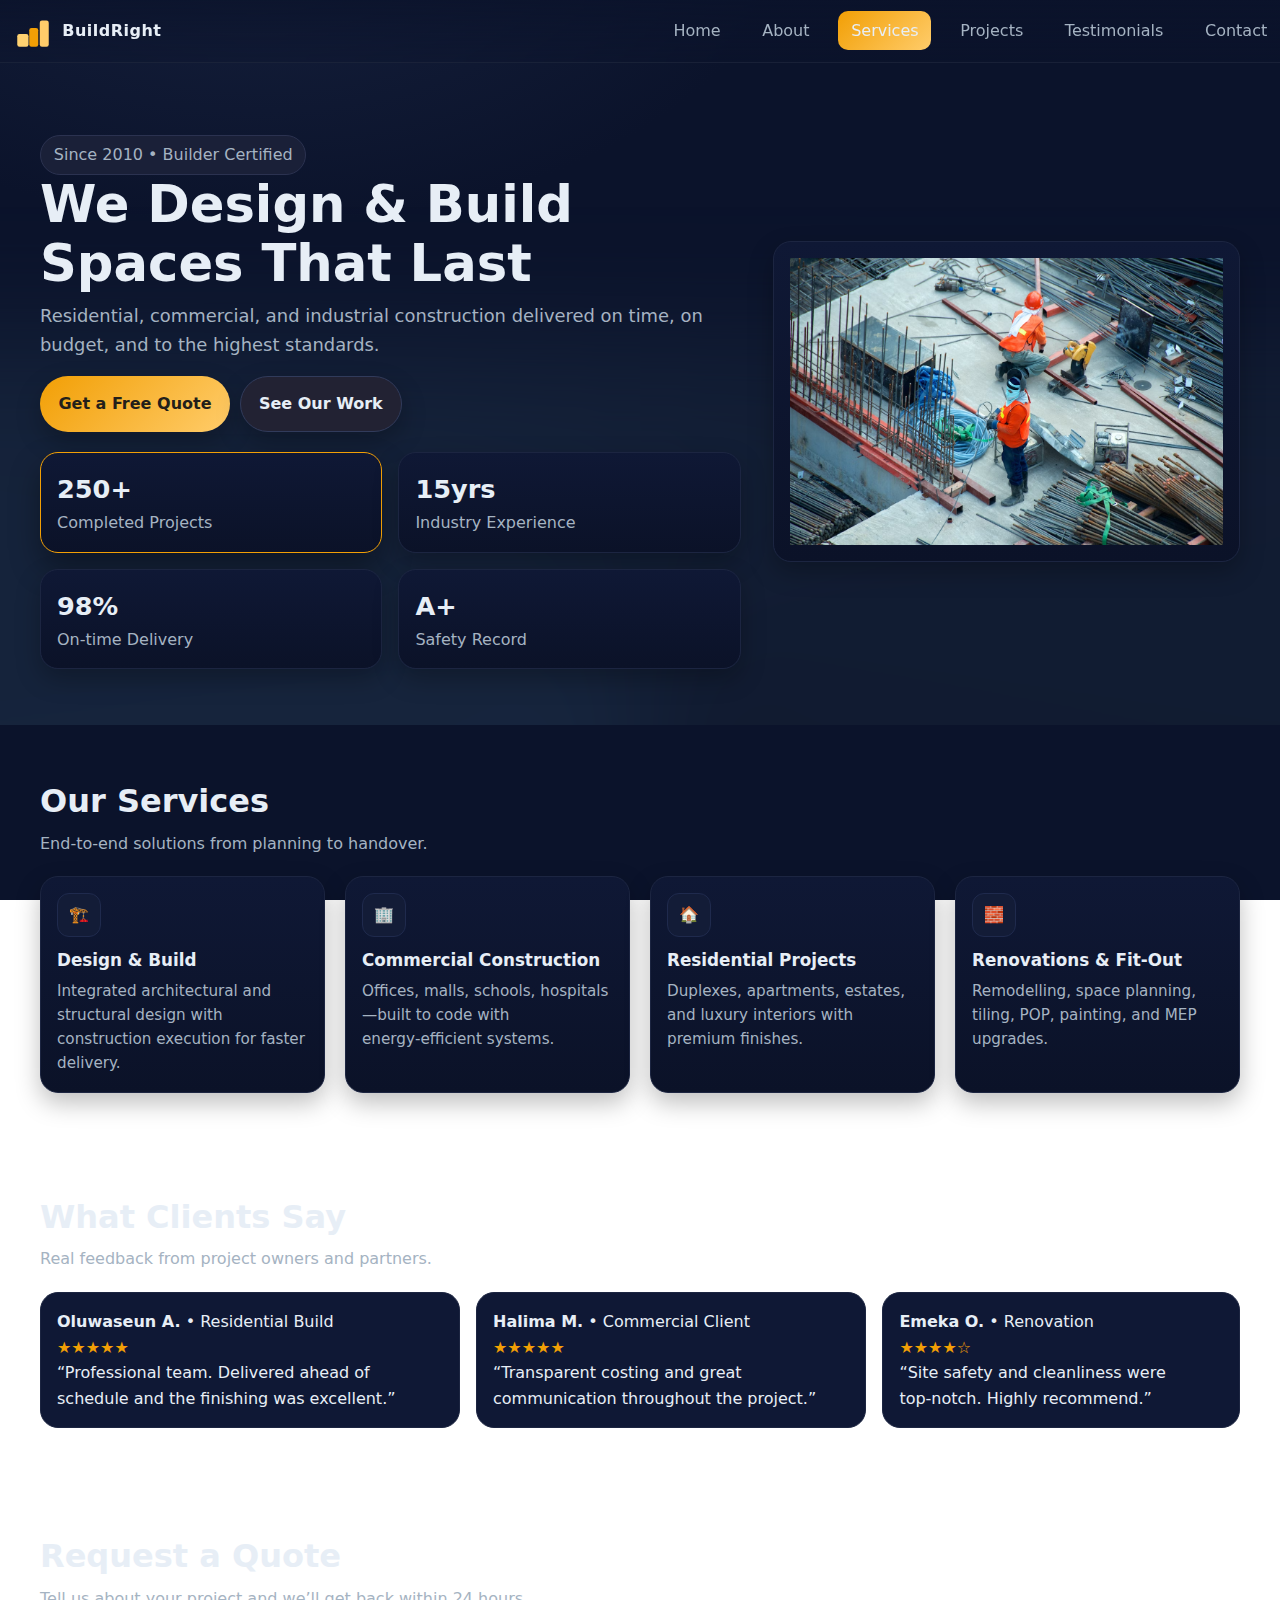
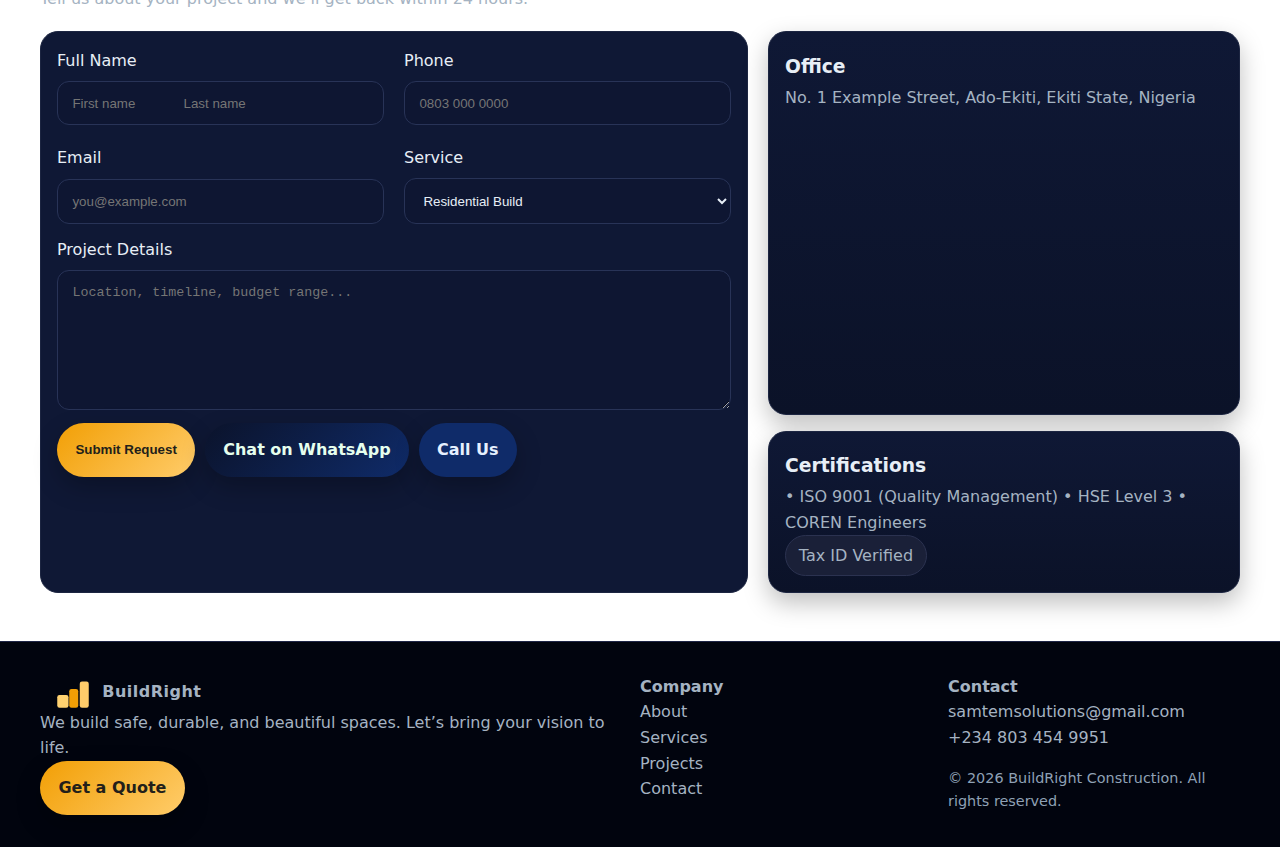
<file: services.html>
<!DOCTYPE html>
<html lang="en">
<head>
    <meta charset="UTF-8" />
    <meta name="viewport" content="width=device-width, initial-scale=1" />
    <title>BuildRight Construction</title>
    <meta name="description" content="Professional building and construction services: residential, commercial, and industrial projects. Get a free quote today." />
    <meta name="theme-color" content="#0d2b45">
    <link rel="stylesheet" href="style.css" />
</head>
<body>
  <!-- ====== Header / Nav ====== -->
  <header>
    <div class="container nav">
      <div class="logo" aria-label="BuildRight Construction">
        <svg viewBox="0 0 48 48" fill="none" xmlns="http://www.w3.org/2000/svg" aria-hidden="true">
          <rect x="3" y="28" width="15" height="17" rx="3" fill="#ffd271"/>
          <rect x="19" y="20" width="12" height="25" rx="3" fill="#f29f05"/>
          <rect x="33" y="10" width="12" height="35" rx="3" fill="#ffcc6a"/>
        </svg>
        <span>BuildRight</span>
      </div>
      <nav aria-label="Main">
        <ul id="mainmenu">
          <li><a href="index.html">Home</a></li>
          <li><a href="about.html">About</a></li>
          <li><a class="active" href="services.html">Services</a></li>
          <li><a href="project.html">Projects</a></li>
          <li><a href="testimonial.html">Testimonials</a></li>
          <li><a href="contact.html">Contact</a></li>
        </ul>
      </nav>
    <button class="menu-toggle" aria-expanded="false" aria-controls="mainmenu" id="menubtn">☰</button>
    </div>
  </header>

  <!-- ====== Hero ====== -->
  <section id="home" class="hero">
    <div class="container hero-wrap">
      <div>
        <span class="chip">Since 2010 • Builder Certified</span>
        <h1>We Design & Build<br/>Spaces That Last</h1>
        <p>Residential, commercial, and industrial construction delivered on time, on budget, and to the highest standards.</p>
        <div class="cta-row" style="margin-top:1rem">
          <a class="btn" href="#contact">Get a Free Quote</a>
          <a class="btn secondary" href="#projects">See Our Work</a>
        </div>
        <div class="grid hero-cards" style="margin-top:1.25rem">
          <div class="card"><div class="stat">250+</div><div class="muted">Completed Projects</div></div>
          <div class="card"><div class="stat">15yrs</div><div class="muted">Industry Experience</div></div>
          <div class="card"><div class="stat">98%</div><div class="muted">On‑time Delivery</div></div>
          <div class="card"><div class="stat">A+</div><div class="muted">Safety Record</div></div>
        </div>
      </div>
      <div>
        <div class="card">
          <img src="assets/hero.avif" alt="Construction site cranes at sunset"/>
        </div>
      </div>
    </div>
  </section>

  
  <!-- ====== Services ====== -->
  <section id="services">
    <div class="container">
      <div class="sect-head">
        <div>
          <h2>Our Services</h2>
          <p class="muted">End‑to‑end solutions from planning to handover.</p>
        </div>
      </div>
      <div class="grid services">
        <div class="card service">
          <div class="icon" aria-hidden="true">🏗️</div>
          <h3>Design & Build</h3>
          <p>Integrated architectural and structural design with construction execution for faster delivery.</p>
        </div>
        <div class="card service">
          <div class="icon">🏢</div>
          <h3>Commercial Construction</h3>
          <p>Offices, malls, schools, hospitals—built to code with energy‑efficient systems.</p>
        </div>
        <div class="card service">
          <div class="icon">🏠</div>
          <h3>Residential Projects</h3>
          <p>Duplexes, apartments, estates, and luxury interiors with premium finishes.</p>
        </div>
        <div class="card service">
          <div class="icon">🧱</div>
          <h3>Renovations & Fit‑Out</h3>
          <p>Remodelling, space planning, tiling, POP, painting, and MEP upgrades.</p>
        </div>
      </div>
    </div>
  </section>

  
  <!-- ====== Testimonials ====== -->
  <section id="testimonials" class="testimonials">
    <div class="container">
      <div class="sect-head">
        <div>
          <h2>What Clients Say</h2>
          <p class="muted">Real feedback from project owners and partners.</p>
        </div>
      </div>
      <div class="ts-wrap" aria-live="polite">
        <figure class="ts-card">
          <figcaption><strong>Oluwaseun A.</strong> • Residential Build</figcaption>
          <div class="stars" aria-hidden="true">★★★★★</div>
          <p>“Professional team. Delivered ahead of schedule and the finishing was excellent.”</p>
        </figure>
        <figure class="ts-card">
          <figcaption><strong>Halima M.</strong> • Commercial Client</figcaption>
          <div class="stars">★★★★★</div>
          <p>“Transparent costing and great communication throughout the project.”</p>
        </figure>
        <figure class="ts-card">
          <figcaption><strong>Emeka O.</strong> • Renovation</figcaption>
          <div class="stars">★★★★☆</div>
          <p>“Site safety and cleanliness were top‑notch. Highly recommend.”</p>
        </figure>
      </div>
    </div>
  </section>

  <!-- ====== Contact ====== -->
  <section id="contact">
    <div class="container">
      <div class="sect-head">
        <div>
          <h2>Request a Quote</h2>
          <p class="muted">Tell us about your project and we’ll get back within 24 hours.</p>
        </div>
      </div>
      <div class="contact-box">
        <div class="contact-card">
          <form id="quoteForm" action="#" method="post" onsubmit="handleSubmit(event)">
            <div class="grid" style="grid-template-columns:1fr 1fr">
              <div class="fld"><label for="name">Full Name</label><input required id="name" name="name" placeholder="First name             Last name"/></div>
              <div class="fld"><label for="phone">Phone</label><input required id="phone" name="phone" placeholder="0803 000 0000"/></div>
              <div class="fld"><label for="email">Email</label><input type="email" id="email" name="email" placeholder="you@example.com"/></div>
              <div class="fld"><label for="service">Service</label>
                <select id="service" name="service"> 
                  <option>Residential Build</option>
                  <option>Commercial Project</option>
                  <option>Renovation / Fit‑Out</option>
                  <option>Design & Build</option>
                </select>
              </div>
            </div>
            <div class="fld"><label for="message">Project Details</label><textarea id="message" name="message" placeholder="Location, timeline, budget range..."></textarea></div>
            <div class="cta-row">
              <button class="btn" type="submit">Submit Request</button>
              <a class="btn whats" href="https://wa.me/2348034549951" target="_blank" rel="noopener">Chat on WhatsApp</a>
              <a class="btn call" href="tel:+2348034549951">Call Us</a>
            </div>
            <p id="formNote" class="muted" role="status" style="margin-top:.6rem"></p>
          </form>
        </div>
        <div class="grid" style="gap:1rem">
          <div class="card">
            <h3 style="margin:.2rem 0">Office</h3>
            <p class="muted">No. 1 Example Street, Ado‑Ekiti, Ekiti State, Nigeria</p>
            <iframe title="Map" loading="lazy" allowfullscreen src="https://www.google.com/maps/embed?pb=!1m18!1m12!1m3!1d3963.340737611505!2d3.379205!3d6.603055!2m3!1f0!2f0!3f0!3m2!1i1024!2i768!4f13.1!3m3!1m2!1s0x103b8b1b2b4e6b0b%3A0x8bdf1b3b8f9!2sNigeria!5e0!3m2!1sen!2sng!4v1610000000000"></iframe>
          </div>
          <div class="card">
            <h3 style="margin:.2rem 0">Certifications</h3>
            <p class="muted">• ISO 9001 (Quality Management) • HSE Level 3 • COREN Engineers</p>
            <span class="chip">Tax ID Verified</span>
          </div>
        </div>
      </div>
    </div>
  </section>

  <!-- ====== Footer ====== -->
  <footer>
    <div class="container foot-grid">
      <div>
        <div class="logo"><svg viewBox="0 0 48 48" fill="none" xmlns="http://www.w3.org/2000/svg" aria-hidden="true"><rect x="3" y="28" width="15" height="17" rx="3" fill="#ffd271"/><rect x="19" y="20" width="12" height="25" rx="3" fill="#f29f05"/><rect x="33" y="10" width="12" height="35" rx="3" fill="#ffcc6a"/></svg><span>BuildRight</span></div>
        <p class="muted">We build safe, durable, and beautiful spaces. Let’s bring your vision to life.</p>
        <div class="cta-row"><a class="btn" href="#contact">Get a Quote</a></div>
      </div>
      <div>
        <h4>Company</h4>
        <a href="index.html">About</a><br>
        <a href="about.html">Services</a><br>
        <a href="project.html">Projects</a><br>
        <a href="contact.html">Contact</a>
      </div>
      <div>
        <h4>Contact</h4>
        <a href="mailto:samtemsolutions@gmail.com">samtemsolutions@gmail.com</a><br>
        <a href="tel:+2348034549951">+234 803 454 9951</a>
        <p class="copyright">© <span id="yr"></span> BuildRight Construction. All rights reserved.</p>
      </div>
    </div>
  </footer>

  <script src="script.js"></script>
</body>
</html>
</file>
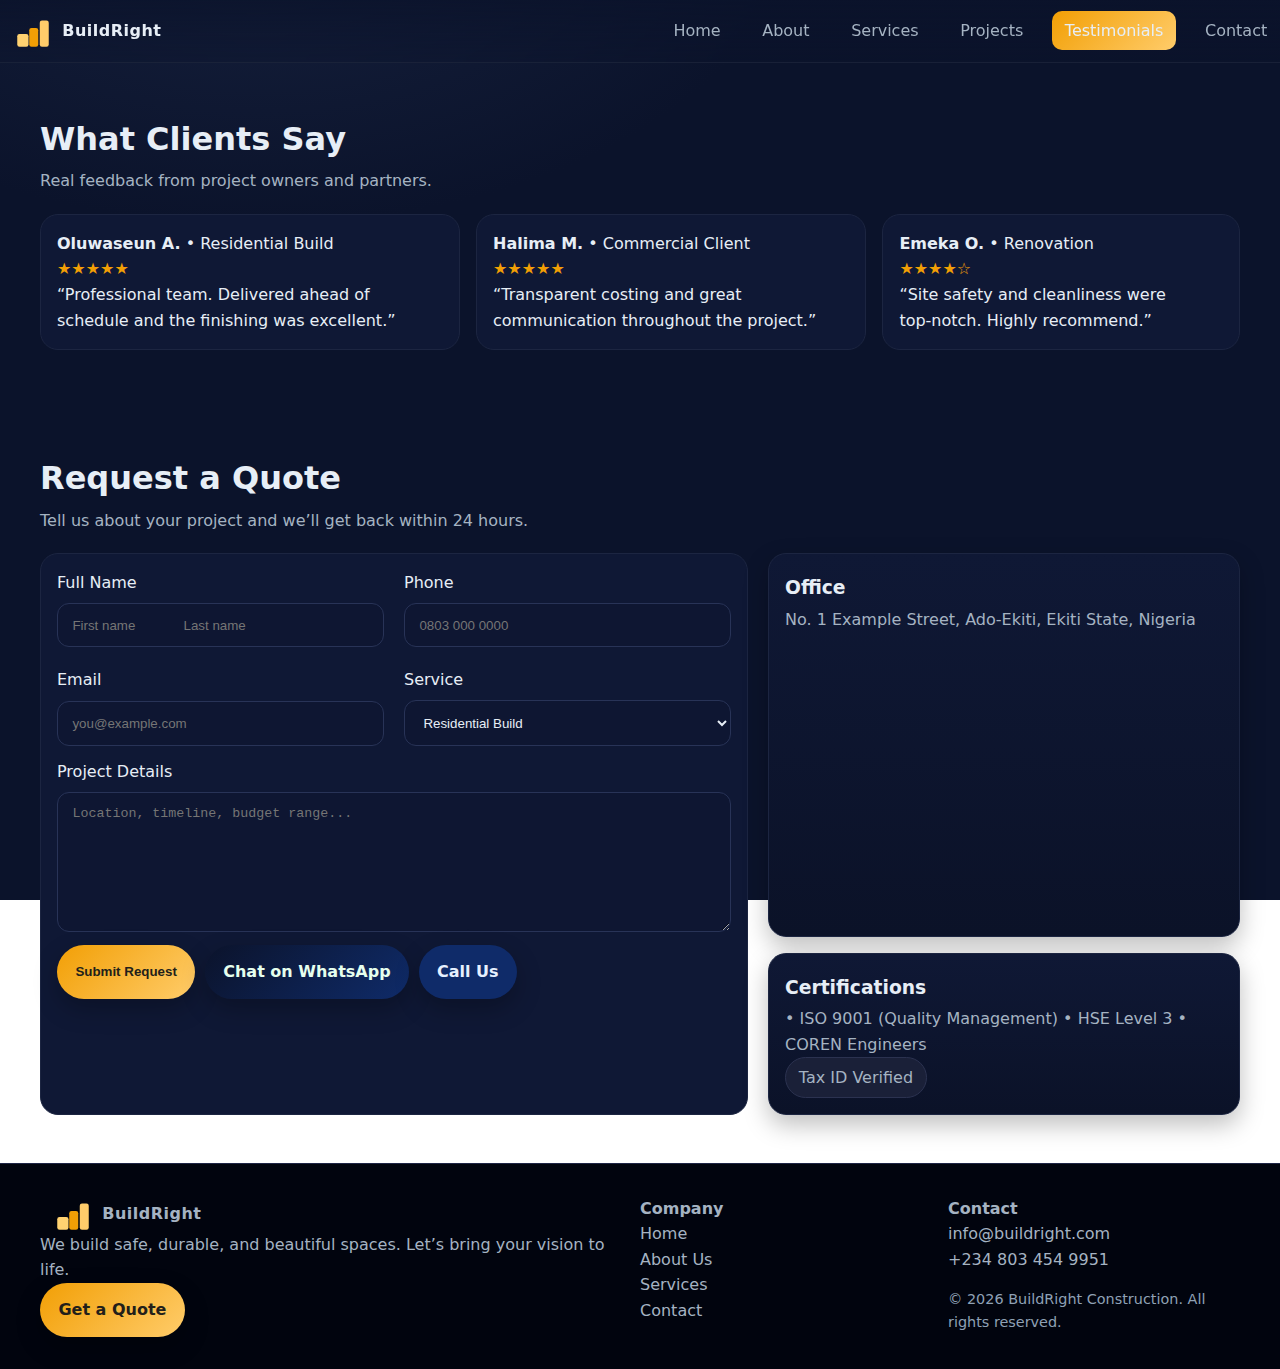
<file: testimonials.html>
<!DOCTYPE html>
<html lang="en">
<head>
    <meta charset="UTF-8" />
    <meta name="viewport" content="width=device-width, initial-scale=1" />
    <title>BuildRight Construction</title>
    <meta name="description" content="Professional building and construction services: residential, commercial, and industrial projects. Get a free quote today." />
    <meta name="theme-color" content="#0d2b45">
    <link rel="stylesheet" href="style.css" />
</head>
<body>
  <!-- ====== Header / Nav ====== -->
  <header>
    <div class="container nav">
      <div class="logo" aria-label="BuildRight Construction">
        <svg viewBox="0 0 48 48" fill="none" xmlns="http://www.w3.org/2000/svg" aria-hidden="true">
          <rect x="3" y="28" width="15" height="17" rx="3" fill="#ffd271"/>
          <rect x="19" y="20" width="12" height="25" rx="3" fill="#f29f05"/>
          <rect x="33" y="10" width="12" height="35" rx="3" fill="#ffcc6a"/>
        </svg>
        <span>BuildRight</span>
      </div>
      <nav aria-label="Main">
        <ul id="mainmenu">
          <li><a href="index.html">Home</a></li>
          <li><a href="about.html">About</a></li>
          <li><a href="services.html">Services</a></li>
          <li><a href="project.html">Projects</a></li>
          <li><a class="active" href="testimonials.html">Testimonials</a></li>
          <li><a href="contact.html">Contact</a></li>
        </ul>
      </nav>
      <button class="menu-toggle" aria-expanded="false" aria-controls="mainmenu" id="menubtn">☰</button>
      
    </div>
  </header>


  <!-- ====== Testimonials ====== -->
  <section id="testimonials" class="testimonials">
    <div class="container">
      <div class="sect-head">
        <div>
          <h2>What Clients Say</h2>
          <p class="muted">Real feedback from project owners and partners.</p>
        </div>
      </div>
      <div class="ts-wrap" aria-live="polite">
        <figure class="ts-card">
          <figcaption><strong>Oluwaseun A.</strong> • Residential Build</figcaption>
          <div class="stars" aria-hidden="true">★★★★★</div>
          <p>“Professional team. Delivered ahead of schedule and the finishing was excellent.”</p>
        </figure>
        <figure class="ts-card">
          <figcaption><strong>Halima M.</strong> • Commercial Client</figcaption>
          <div class="stars">★★★★★</div>
          <p>“Transparent costing and great communication throughout the project.”</p>
        </figure>
        <figure class="ts-card">
          <figcaption><strong>Emeka O.</strong> • Renovation</figcaption>
          <div class="stars">★★★★☆</div>
          <p>“Site safety and cleanliness were top‑notch. Highly recommend.”</p>
        </figure>
      </div>
    </div>
  </section>

  <!-- ====== Contact ====== -->
  <section id="contact">
    <div class="container">
      <div class="sect-head">
        <div>
          <h2>Request a Quote</h2>
          <p class="muted">Tell us about your project and we’ll get back within 24 hours.</p>
        </div>
      </div>
      <div class="contact-box">
        <div class="contact-card">
          <form id="quoteForm" action="#" method="post" onsubmit="handleSubmit(event)">
            <div class="grid" style="grid-template-columns:1fr 1fr">
              <div class="fld"><label for="name">Full Name</label><input required id="name" name="name" placeholder="First name             Last name"/></div>
              <div class="fld"><label for="phone">Phone</label><input required id="phone" name="phone" placeholder="0803 000 0000"/></div>
              <div class="fld"><label for="email">Email</label><input type="email" id="email" name="email" placeholder="you@example.com"/></div>
              <div class="fld"><label for="service">Service</label>
                <select id="service" name="service"> 
                  <option>Residential Build</option>
                  <option>Commercial Project</option>
                  <option>Renovation / Fit‑Out</option>
                  <option>Design & Build</option>
                </select>
              </div>
            </div>
            <div class="fld"><label for="message">Project Details</label><textarea id="message" name="message" placeholder="Location, timeline, budget range..."></textarea></div>
            <div class="cta-row">
              <button class="btn" type="submit">Submit Request</button>
              <a class="btn whats" href="https://wa.me/2348034549951" target="_blank" rel="noopener">Chat on WhatsApp</a>
              <a class="btn call" href="tel:+2348034549951">Call Us</a>
            </div>
            <p id="formNote" class="muted" role="status" style="margin-top:.6rem"></p>
          </form>
        </div>
        <div class="grid" style="gap:1rem">
          <div class="card">
            <h3 style="margin:.2rem 0">Office</h3>
            <p class="muted">No. 1 Example Street, Ado‑Ekiti, Ekiti State, Nigeria</p>
            <iframe title="Map" loading="lazy" allowfullscreen src="https://www.google.com/maps/embed?pb=!1m18!1m12!1m3!1d3963.340737611505!2d3.379205!3d6.603055!2m3!1f0!2f0!3f0!3m2!1i1024!2i768!4f13.1!3m3!1m2!1s0x103b8b1b2b4e6b0b%3A0x8bdf1b3b8f9!2sNigeria!5e0!3m2!1sen!2sng!4v1610000000000"></iframe>
          </div>
          <div class="card">
            <h3 style="margin:.2rem 0">Certifications</h3>
            <p class="muted">• ISO 9001 (Quality Management) • HSE Level 3 • COREN Engineers</p>
            <span class="chip">Tax ID Verified</span>
          </div>
        </div>
      </div>
    </div>
  </section>

  <!-- ====== Footer ====== -->
  <footer>
    <div class="container foot-grid">
      <div>
        <div class="logo"><svg viewBox="0 0 48 48" fill="none" xmlns="http://www.w3.org/2000/svg" aria-hidden="true"><rect x="3" y="28" width="15" height="17" rx="3" fill="#ffd271"/><rect x="19" y="20" width="12" height="25" rx="3" fill="#f29f05"/><rect x="33" y="10" width="12" height="35" rx="3" fill="#ffcc6a"/></svg><span>BuildRight</span></div>
        <p class="muted">We build safe, durable, and beautiful spaces. Let’s bring your vision to life.</p>
        <div class="cta-row"><a class="btn" href="#contact">Get a Quote</a></div>
      </div>
      <div>
        <h4>Company</h4>
        <a href="index.html">Home</a><br>
        <a href="about.html">About Us</a><br>
        <a href="services.html">Services</a><br>
        <a href="contact.html">Contact</a>
      </div>
      <div>
        <h4>Contact</h4>
        <a href="mailto:info@buildright.com">info@buildright.com</a><br>
        <a href="tel:+2348034549951">+234 803 454 9951</a>
        <p class="copyright">© <span id="yr"></span> BuildRight Construction. All rights reserved.</p>
      </div>
    </div>
  </footer>
<script src="script.js"></script>
  </body>
</html>
</file>
<file: style.css>
/* ====== Design Tokens ====== */
    :root{
      --bg: #0b132b;         /* deep navy */
      --bg-2:#1c2541;        /* dark slate */
      --brand:#f29f05;       /* construction amber */
      --brand-2:#ffd271;     /* soft amber */
      --text:#e7eef6;        /* near-white */
      --muted:#a5b3c2;       /* muted gray */
      --ok:#3ddc97;          /* accent green */
      --danger:#ff5d5d;      /* accent red */
      --card:#111827;        /* card base */
      --shadow: 0 10px 25px rgba(0,0,0,.25);
      --radius: 18px;
      --radius-sm: 12px;
      --maxw: 1200px;
    }

    /* ====== Reset & Base ====== */
    *{
      box-sizing:border-box;
      padding: 0;
      margin:0;
    }
    html,body{height:100%}
    body{
      margin:0; 
      font-family:system-ui,-apple-system,Segoe UI,Roboto,Ubuntu,Cantarell,Noto Sans,sans-serif;
      background: radial-gradient(1200px 700px at 20% -10%, #16213e 0%, var(--bg) 45%) fixed;
      color:var(--text); line-height:1.6;
    }
    img
    {max-width:100%; 
      display:block
    }
    a{
      color:inherit; 
      text-decoration:none
    }
    .container{
      width: min(100% - 2rem, var(--maxw)); 
      margin-inline:auto
    }
    .grid{
      display:grid; 
      gap:1.25rem}
    .btn{
      display:inline-flex; 
      align-items:center; 
      gap:.6rem; 
      padding:.9rem 1.15rem; 
      border-radius:999px;
      background:linear-gradient(135deg,var(--brand), #ffcc6a); 
      color:#231f1a; 
      font-weight:700; 
      border:none; 
      cursor:pointer;
      box-shadow: var(--shadow);
    }
    .btn:hover{
      filter:brightness(.95);
    }
    .btn.secondary{
      background:#223; 
      color:var(--text); 
      border:1px solid #313b5b
    }
    .btn.secondary:hover{
      background:#2a3353
    }

    .chip{
      display:inline-flex; 
      gap:.5rem; 
      align-items:center; 
      padding:.4rem .8rem; 
      border-radius:999px; 
      background:#1a2038; 
      color:var(--muted); 
      border:1px solid #2b3250
    }

    .chip:hover{
      background:#223; 
      border-color:var(--brand); 
      color:var(--text)
    }

    /* ====== Header / Nav ====== */
    header{
      position:sticky; 
      top:0; 
      margin-left: 0;
      z-index:50; 
      backdrop-filter: blur(8px);
    }
    .nav{
      display:flex; 
      align-items:center; 
      justify-content:space-between; 
      width: 100%;                /* Full viewport width */
      left: 50%;                   /* Center horizontally */
      position: relative;          /* Needed for left/transform */
      transform: translateX(-50%);
      padding: .8rem 0;            /* Remove horizontal padding */
      border-bottom:1px solid rgba(255,255,255,.06);
      background:linear-gradient( to bottom, rgba(11,19,43,.8), rgba(11,19,43,.25));
    }
    
    .logo{
      display:flex; 
      align-items:center; 
      gap:.7rem; 
      font-weight:800; 
      letter-spacing:.5px;
      padding-left:15px;
    }
    .logo svg{
      width:36px; 
      height:36px
    }
    nav ul{
      display:flex; 
      gap:1rem; 
      list-style:none; 
      margin:0; 
      padding:0;
    }
    nav a{
      padding:.6rem .8rem;
      border-radius:10px; 
      color:var(--muted);
    }
    nav a:hover, nav a.active{
      color:var(--text); 
      background: linear-gradient(135deg,var(--brand), #ffcc6a);
    }
    .menu-toggle{
      display:none; 
      background:transparent; 
      border:0; 
      color:var(--text); 
      font-size:1.25rem;
      margin-right:15px;
    }

    @media (max-width: 900px){
      nav ul{
        position:fixed; 
        inset:64px 0 auto 0; background:#0b132b; 
        padding:1rem; display:none; 
        flex-direction:column; 
        gap:.4rem; 
        border-top:1px solid #1e2647
      }
      nav ul.open{
        display:flex
      }
      .menu-toggle{
        display:block
      }
      
    }

    /* ====== Hero ====== */
    .hero{
      position:relative; 
      isolation:isolate; 
      padding: 4.5rem 0 3.5rem; 
      overflow:hidden;
    }
    .hero::after{
      content:""; 
      position:absolute; 
      inset:auto -15% -30% -15%; 
      height:65vmin; 
      z-index:-1;
      background: conic-gradient(from 180deg at 50% 50%, #243b55, #141e30);
      filter: blur(60px); opacity:.5;
    }
    .hero-wrap{
      display:grid; 
      gap:2rem; 
      grid-template-columns: 1.2fr .8fr; 
      align-items:center
    }
    .hero h1{
      font-size: clamp(2rem, 5vw, 3.2rem); 
      line-height:1.15; 
      margin:0 0 .6rem
    }
    .hero p{
      color:var(--muted); 
      font-size: clamp(1rem, 1.4vw, 1.15rem)
    }
    .hero-cards{
      display:grid; 
      gap:1rem; 
      grid-template-columns:repeat(2,1fr)
    }
    .card{
      background:linear-gradient(180deg, #0f1835, #0b1228); 
      border:1px solid #1c2541; 
      border-radius:var(--radius);
      padding:1rem; box-shadow:var(--shadow);
      transition: border-color .3s, box-shadow .3s ease-in-out;
    }
    
    .card.active {
      border-color: var(--brand);
      box-shadow: 0 15px 30px rgba(0,0,0,.35);
      transition: border-color .3s, box-shadow .3s;
    }
    

    .stat{
      font-weight:800; 
      font-size:1.6rem
    }
    .badge{
      font-size:.8rem; 
      color:#09122b; 
      background:var(--brand-2); 
      border-radius:8px; 
      padding:.25rem .5rem; 
      font-weight:700
    }

    @media (max-width: 900px){
      .hero-wrap{
        grid-template-columns:1fr
      }
      .hero-cards{
        grid-template-columns:1fr 1fr
      }
    }

    /* ====== Section base ====== */
    section{
      padding:3rem 0
    }
    section header{
      position:static; 
      backdrop-filter:none; background:transparent; border:0;}
    .sect-head{
      display:flex; 
      align-items:end; 
      justify-content:space-between; 
      gap:1rem; 
      margin-bottom:1.25rem}
    .sect-head h2{
      margin:.2rem 0; 
      font-size: 
      clamp(1.4rem, 3vw, 2rem)
    }
    .muted{
      color:var(--muted)
    }

@media (max-width: 600px) {
  #about .grid {
    grid-template-columns: 1fr !important;
  }
  .sect-head h2{
      font-size: 18px 
    }
    .sect-head p{
      font-size: 14px;
    }
    .sect-head {
      flex-direction: column;
      align-items: flex-start;
    }
}

    /* ====== Services ====== */
    .services{
      grid-template-columns:repeat(4,1fr)
    }
    .service .icon{
      width:44px; 
      height:44px; 
      border-radius:12px; 
      display:grid; 
      place-items:center; 
      background:#131c37; 
      border:1px solid #1f2a4d; 
      margin-bottom:.6rem
    }
    .service h3{
      margin:.3rem 0; 
      font-size:1.05rem
    }
    .service p{
      color:var(--muted); 
      font-size:.95rem
    }
    @media (max-width:1000px){
      .services{
        grid-template-columns:repeat(2,1fr)
      }
    }
    @media (max-width:560px){
      .services{
        grid-template-columns:1fr
      }
    }

    /* ====== Projects / Portfolio ====== */
    .filters{
      display:flex; 
      flex-wrap:wrap; 
      gap:.5rem
    }
    .filters button{
      border:1px solid #2b3250; 
      background:#121935; 
      color:var(--muted); 
      padding:.5rem .8rem; 
      border-radius:999px; 
      cursor:pointer
    }
    .filters button.active{
      background:var(--brand); 
      color:#1d1608; 
      border-color:transparent
    }

    .projects{
      grid-template-columns: repeat(3,1fr)
    }
    .project-card{
      position:relative; 
      border-radius:var(--radius-sm); 
      overflow:hidden; 
      background:#0e1632; 
      border:1px solid #1d2547
    }
    .project-card img{
      aspect-ratio: 4/3; 
      width:100%; 
      object-fit:cover; 
      filter:saturate(.95) contrast(1.05)
    }
    .project-card .info{
      position:absolute; 
      inset:auto 0 0 0; 
      padding: .8rem 1rem; 
      background:linear-gradient(180deg, transparent, rgba(0,0,0,.6));
    }
    .project-card .tag{
      position:absolute; 
      top:.75rem; 
      left:.75rem; 
      background:#111a35cc; 
      border:1px solid #22305b; 
      padding:.2rem .45rem; 
      border-radius:8px; 
      font-size:.8rem
    }
    @media (max-width:1000px){
      .projects{
        grid-template-columns: repeat(2,1fr)
      }
    }
    @media (max-width:560px){
      .projects{
        grid-template-columns: 1fr
      }
    }

    /* ====== Testimonials ====== */
    .testimonials{
      position:relative
    }
    .ts-wrap{
      display:flex; 
      gap:1rem; 
      overflow:auto; 
      scroll-snap-type:x mandatory; 
      padding-bottom: .25rem
    }
    .ts-card{
      min-width: 320px; 
      max-width: 420px; 
      scroll-snap-align:start; 
      background:#0f1835; 
      border:1px solid #1c2541; 
      border-radius:var(--radius); 
      padding:1rem
    }
    .stars{
      color:var(--brand)
    }

    /* ====== Contact ====== */
    .contact-box{
      display:grid; 
      gap:1.25rem; 
      grid-template-columns: 1.2fr .8fr
    }
    form{
      display:grid; 
      gap:.8rem
    }
    .fld{
      display:grid; 
      gap:.45rem
    }
    .fld input, .fld textarea, .fld select{
      width:100%; 
      padding:.85rem .9rem; 
      border-radius:12px; 
      border:1px solid #283357; 
      background:#0e1632; 
      color:var(--text);
    }
    .fld textarea{
      min-height:140px; 
      resize:vertical
    }
    .contact-card{
      background:#0f1835; 
      border:1px solid #1c2541; 
      border-radius:var(--radius); 
      padding:1rem
    }
    .cta-row{
      display:flex; 
      gap:.6rem; 
      flex-wrap:wrap
    }
    .whats{
     background: linear-gradient(135deg,var(--bg), #0f2b69);
      color:#e6ffee;
      transition: 0.3s;

    }
    .whats:hover{
      background: linear-gradient(135deg,var(--brand), #ffcc6a);
      color: #0b1228;
      font-weight: 500;
    }


    .call{
      background:#0f2b69; 
      color:#e6f0ff
    }

    .call:hover{
      background: linear-gradient(135deg,var(--bg), #0f2b69);
    }

    iframe{
      width:100%; 
      border:0; 
      border-radius:12px; 
      min-height:280px
    }

    @media (max-width: 800px){
      .contact-box{
        grid-template-columns:1fr
      }
      .cta-row{
        justify-content:center
      }
      
    }
    @media (max-width: 700px) {
    .btn.whats,
    .btn.call {
    padding: 0.6rem 0.95rem;
    font-size: 0.85rem;
    font-weight: 400;
    }
    .btn.submit, .btn[type="submit"] {
    padding: 0.6rem 0.9rem;
    font-size: 0.85rem;
    font-weight: 400;
    }
  }

    /* ====== Footer ====== */
    footer{
      border-top:1px solid #1e2545; 
      padding:2rem 0; 
      color:var(--muted);
      background-color: #01040e;

    }
    .foot-grid{
      display:grid; 
      gap:1rem; 
      grid-template-columns: 2fr 1fr 1fr
    }

    footer .btn, .foot-grid .btn {
      background: linear-gradient(135deg, var(--brand), #ffcc6a);
      color: #231f1a;
      border: none;
      font-weight: 700;
    }
    .foot-grid a{
      color:var(--muted)
    }
    .copyright{
      margin-top:1rem; 
      font-size:.9rem; 
      color:#8fa1b5
    }
    
    @media (max-width:900px){
      .foot-grid{
        grid-template-columns:1fr
      }
    }

    /* Utility */
    .sr-only{
      position:absolute;
      width:1px;
      height:1px;
      padding:0;
      margin:-1px;
      overflow:hidden;
      clip:rect(0,0,0,0);
      white-space:nowrap;
      border:0
    }
</file>
